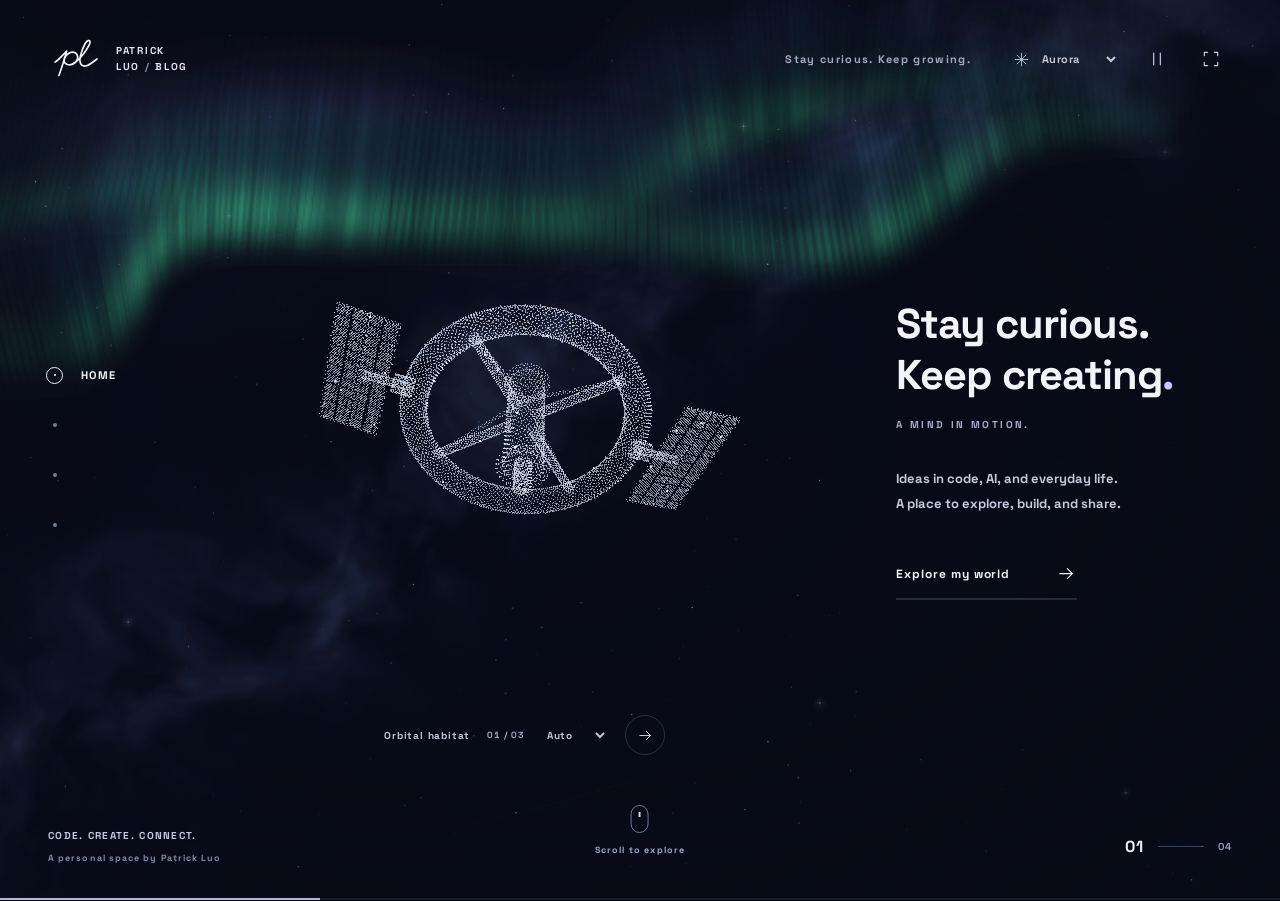
<file: index.html>
<!doctype html>
<html lang="en">
<head>
  <meta charset="utf-8">
  <meta name="viewport" content="width=device-width, initial-scale=1">
  <meta name="theme-color" content="#080b17">
  <meta name="description" content="Patrick Luo’s digital space. Notes on code, AI, and turning ideas into things that work.">
  <title>Patrick Luo · Stay curious</title>
  <link rel="icon" href="assets/favicon.svg?v=pl-signature" type="image/svg+xml" sizes="any">
  <link rel="stylesheet" href="styles.css?v=single-note">
  <script src="aurora.js" defer></script>
  <script src="ambient.js" defer></script>
  <script src="station-forms.js" defer></script>
  <script src="observation-forms.js?v=jupiter-2" defer></script>
  <script src="particles.js?v=jupiter" defer></script>
  <script src="main.js?v=field-notes" defer></script>
</head>
<body class="experience">
  <svg class="symbols" xmlns="http://www.w3.org/2000/svg" aria-hidden="true"><defs>
    <symbol id="arrow" viewBox="0 0 24 24"><path d="M4 12h15m-6-6 6 6-6 6"/></symbol>
    <symbol id="diagonal" viewBox="0 0 24 24"><path d="m6 18 12-12M6 6h12v12"/></symbol>
    <symbol id="pause" viewBox="0 0 24 24"><path d="M8 5v14M16 5v14"/></symbol>
    <symbol id="play" viewBox="0 0 24 24"><path d="m8 5 11 7-11 7Z"/></symbol>
    <symbol id="expand" viewBox="0 0 24 24"><path d="M8 4H4v4m12-4h4v4M4 16v4h4m12-4v4h-4"/></symbol>
    <symbol id="down" viewBox="0 0 24 24"><path d="M12 4v15m-6-6 6 6 6-6"/></symbol>
    <symbol id="spark" viewBox="0 0 24 24"><path d="M12 2v20M2 12h20M5 5l14 14M5 19 19 5"/></symbol>
  </defs></svg>
  <a class="skip-link" href="#chapter-content">Skip to current chapter</a>
  <canvas id="ambient-scene" aria-hidden="true"></canvas>
  <div id="scene-stage" aria-hidden="true"><canvas id="particle-scene"></canvas></div>
  <div class="scene-tools" aria-label="Particle sculpture">
    <span id="form-name">Orbital habitat</span>
    <span id="form-count" aria-label="Form 1 of 3">01 / 03</span>
    <label class="transition-control" title="Choose a particle transition">
      <span class="sr-only">Particle transition</span>
      <select id="transition-mode">
        <option value="auto">Auto</option>
        <option value="fluid">Hex</option>
        <option value="net">Net</option>
        <option value="orbit">Orbit</option>
      </select>
    </label>
    <button id="next-form" type="button" aria-label="Next particle form" title="Next form · changes automatically every minute"><svg class="icon"><use href="#arrow"/></svg></button>
  </div>
  <div class="atmosphere" aria-hidden="true"></div>
  <header class="site-header">
    <a class="brand" href="#home" aria-label="Patrick Luo · Home"><img class="brand-signature" src="assets/pl-signature.svg" width="56" height="44" alt=""><span class="brand-word">PATRICK<br>LUO<span class="brand-slash"> / </span>BLOG</span></a>
    <div class="header-actions">
      <span class="header-note">Stay curious. Keep growing.</span>
      <label class="sky-control" title="Choose a sky atmosphere">
        <svg class="icon" aria-hidden="true"><use href="#spark"/></svg>
        <span class="sr-only">Sky atmosphere</span>
        <select id="sky-mode" aria-label="Sky atmosphere">
          <option value="stars">Stars</option>
          <option value="meteors">Meteors</option>
          <option value="aurora" selected>Aurora</option>
        </select>
      </label>
      <button class="icon-button" id="motion-toggle" type="button" aria-label="Pause animation" aria-pressed="false" title="Pause animation"><svg class="icon"><use href="#pause"/></svg></button>
      <button class="icon-button" id="fullscreen-toggle" type="button" aria-label="Enter fullscreen" title="Enter fullscreen"><svg class="icon"><use href="#expand"/></svg></button>
    </div>
  </header>
  <nav class="chapter-nav" aria-label="Chapter navigation">
    <a href="#home" class="chapter-dot is-active" aria-label="Home" aria-current="page" data-chapter="0"><span class="dot"></span><span class="nav-label">HOME</span></a>
    <a href="#writing" class="chapter-dot" aria-label="Journal" data-chapter="1"><span class="dot"></span><span class="nav-label">JOURNAL</span></a>
    <a href="#projects" class="chapter-dot" aria-label="Projects" data-chapter="2"><span class="dot"></span><span class="nav-label">PROJECTS</span></a>
    <a href="#about" class="chapter-dot" aria-label="About" data-chapter="3"><span class="dot"></span><span class="nav-label">ABOUT</span></a>
  </nav>
  <main id="chapter-content" tabindex="-1">
    <section class="chapter is-active" id="home" aria-labelledby="home-title">
      <div tabindex="0" role="region" class="chapter-copy home-copy" aria-label="Introduction">
        <h1 id="home-title">Stay curious.<br>Keep creating<span class="title-period">.</span></h1>
        <p class="chapter-english">A MIND IN MOTION.</p>
        <p class="intro">Ideas in code, AI, and everyday life.<br>A place to explore, build, and share.</p>
        <a class="line-link" href="#writing">Explore my world <svg class="icon"><use href="#arrow"/></svg></a>
      </div>
      <div class="scene-caption" aria-hidden="true"><span class="caption-line"></span><span>There is more than one shape to an idea.</span></div>
    </section>
    <section class="chapter" id="writing" aria-labelledby="writing-title" hidden>
      <div tabindex="0" role="region" class="chapter-copy journal-copy" aria-label="Journal articles">
        <h2 id="writing-title">Field notes<span class="title-period">.</span></h2>
        <p class="journal-deck">On building, learning, <br>and figuring things out.</p>
        <div class="field-notes">
          <a class="featured-note" href="article.html?post=tablesync-sync" aria-label="Read draft outline: Keeping TableSync in sync.">
            <h3>Keeping TableSync in sync.</h3>
            <p>Rooms, votes, and the decisions behind a shared meal.</p>
            <span class="note-footer"><span>TableSync · Build notes</span><span class="note-action">Read outline<svg class="icon" aria-hidden="true"><use href="#diagonal"/></svg></span></span>
          </a>
          <p class="journal-status">Draft preview · Full article to come.</p>
        </div>
      </div>
      <div class="scene-caption" aria-hidden="true"><span class="caption-line"></span><span>Observe. Question. Make a note.</span></div>
    </section>
    <section class="chapter" id="projects" aria-labelledby="projects-title" hidden>
      <div tabindex="0" role="region" class="chapter-copy projects-copy" aria-label="Project details">
        <h2 id="projects-title">Ideas, <br>made real.</h2>
        <p class="chapter-english">BUILD. LEARN. REPEAT.</p>
        <div class="project-list">
          <details open><summary><span>TableSync<small>Planning × Togetherness</small></span><span class="detail-mark" aria-hidden="true"></span></summary><div class="project-body"><p>Dietary preferences, menu voting, and shared shopping tasks. Less coordination, more time around the table.</p><div class="project-links"><a href="https://table-sync.app/" target="_blank" rel="noopener">table-sync.app<svg class="icon" aria-hidden="true"><use href="#diagonal"/></svg></a><a href="tablesync.html">Explore the architecture<svg class="icon" aria-hidden="true"><use href="#diagonal"/></svg></a></div></div></details>
          <details><summary><span>CaseCraft<small>AI × Legal reasoning</small></span><span class="detail-mark" aria-hidden="true"></span></summary><div class="project-body"><p>A legal reasoning platform for law students, connecting live transcription, role selection, and AI-assisted argument building.</p></div></details>
          <details><summary><span>GoodHub<small>Community × Volunteering</small></span><span class="detail-mark" aria-hidden="true"></span></summary><div class="project-body"><p>Connecting volunteers with opportunities through event sign-ups, team challenges, and community discussions.</p></div></details>
        </div>
      </div>
      <div class="scene-caption" aria-hidden="true"><span class="caption-line"></span><span>Every possibility begins with a point.</span></div>
    </section>
    <section class="chapter" id="about" aria-labelledby="about-title" hidden>
      <div tabindex="0" role="region" class="chapter-copy about-copy" aria-label="About Patrick">
        <h2 id="about-title">Always <br>exploring.</h2>
        <p class="chapter-english">ALWAYS A WORK IN PROGRESS.</p>
        <p class="about-intro">Hi, I’m <strong>Patrick Luo.</strong></p>
        <p class="intro">I study computer science and mathematics in New York. I like software, AI, and turning complex problems into useful things.</p>
        <p class="education">Hunter College, CUNY<span>CS + Mathematics · 2027</span></p>
        <a class="line-link" href="mailto:patrick.jf.luo@gmail.com">Let’s make something <svg class="icon"><use href="#diagonal"/></svg></a>
        <div class="social-links"><a href="https://github.com/pljf" target="_blank" rel="noopener">GitHub<svg class="icon"><use href="#diagonal"/></svg></a><a href="https://www.linkedin.com/in/patrick-luo-540394292/" target="_blank" rel="noopener">LinkedIn<svg class="icon"><use href="#diagonal"/></svg></a></div>
      </div>
      <div class="scene-caption" aria-hidden="true"><span class="caption-line"></span><span>Stay connected. Keep looking outward.</span></div>
    </section>
  </main>
  <footer class="site-footer">
    <div class="footer-signature">CODE. CREATE. CONNECT.<span>A personal space by Patrick Luo</span></div>
    <button id="next-chapter" type="button" class="next-chapter"><span class="mouse-mark" aria-hidden="true"><i></i></span><span id="next-label">Scroll to explore</span><svg class="icon"><use href="#down"/></svg></button>
    <div class="chapter-count"><span id="chapter-number">01</span><span class="count-rule"></span><span>04</span></div>
  </footer>
  <div class="chapter-progress" aria-hidden="true"><span id="chapter-progress"></span></div>
  <div id="announcement" class="sr-only" role="status" aria-live="polite"></div>
  <noscript><style>.chapter[hidden]{display:block!important}.chapter{position:relative;min-height:100vh}.chapter-copy{position:relative;left:auto;top:auto;margin:160px 10% 100px}.experience{overflow:auto}.site-footer,.chapter-nav{display:none}</style></noscript>
</body>
</html>
</file>
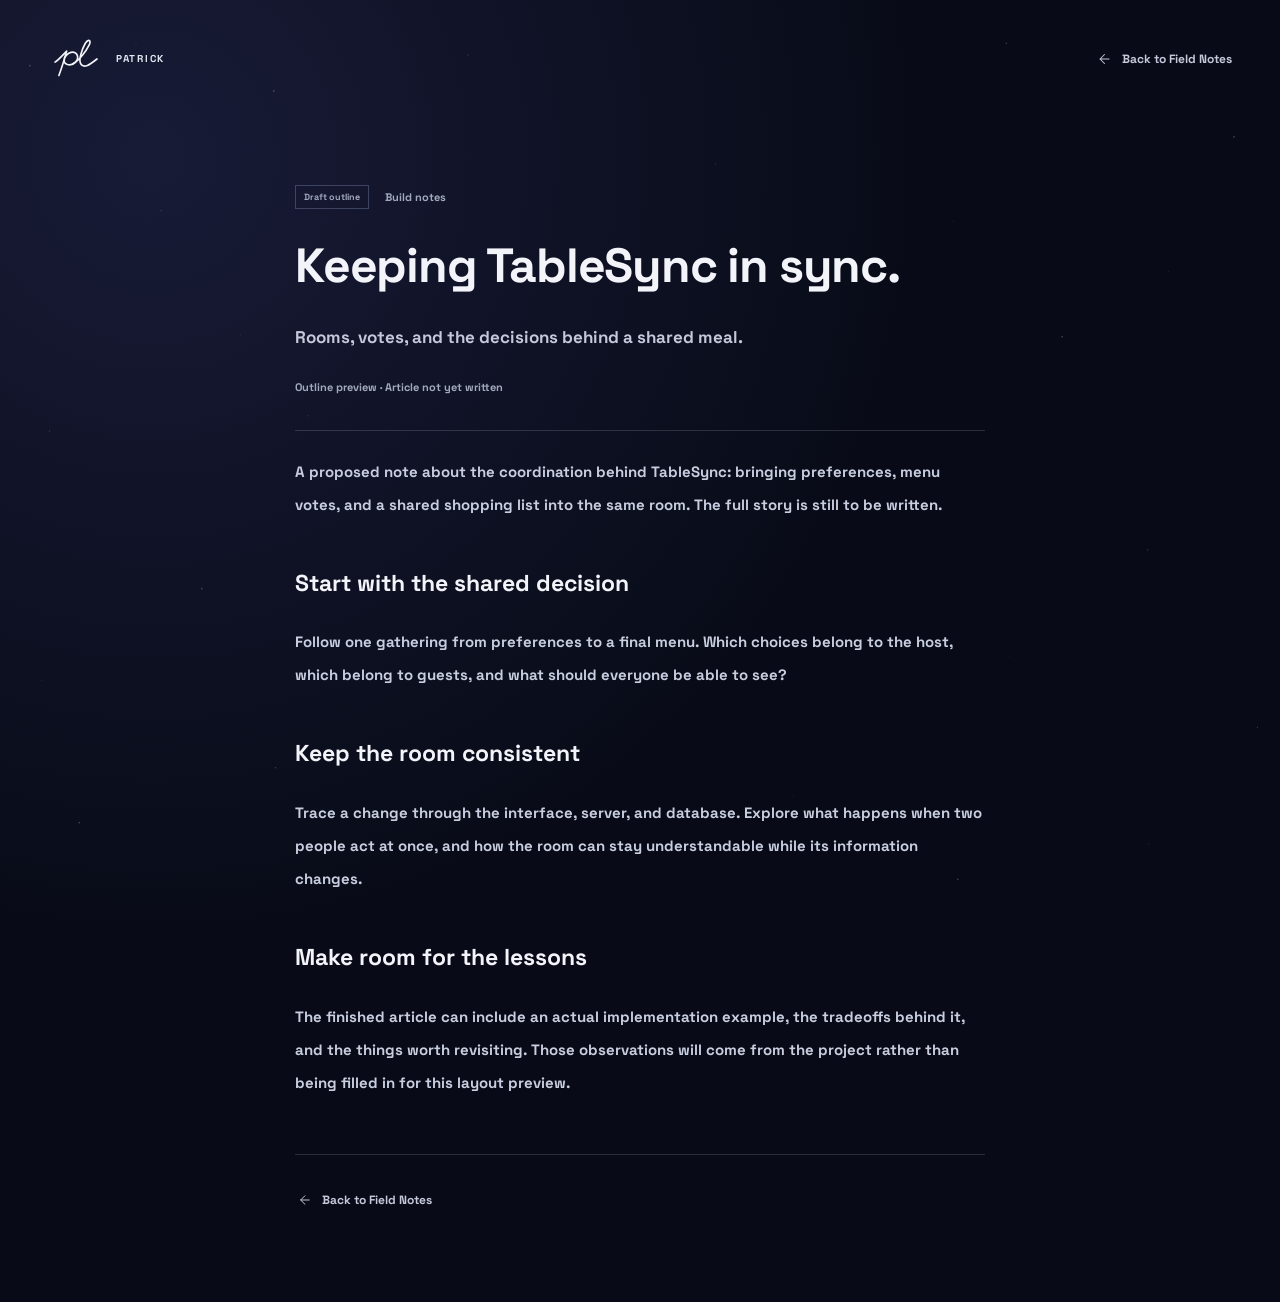
<file: article.html>
<!doctype html>
<html lang="en">
<head>
  <meta charset="utf-8">
  <meta name="viewport" content="width=device-width, initial-scale=1">
  <meta name="theme-color" content="#080b17">
  <meta name="description" content="Field Notes: draft outlines and sample essays for the local blog preview. Not published posts.">
  <title>Field Notes · Patrick Luo</title>
  <link rel="icon" href="assets/favicon.svg?v=pl-signature" type="image/svg+xml" sizes="any">
  <link rel="stylesheet" href="styles.css?v=single-note">
  <script src="article.js?v=single-note" defer></script>
</head>
<body class="reading-page">
  <div class="read-progress" id="read-progress" role="progressbar" aria-label="Reading progress" aria-valuemin="0" aria-valuemax="100" aria-valuenow="0"></div>
  <header class="site-header">
    <a class="brand" href="index.html" aria-label="Patrick Luo · Blog home"><img class="brand-signature" src="assets/pl-signature.svg" width="56" height="44" alt=""><span class="brand-word">PATRICK</span></a>
    <a class="reader-back" href="index.html#writing"><svg class="icon" viewBox="0 0 24 24" fill="none" stroke="currentColor" stroke-width="1.5" aria-hidden="true"><path d="m10 6 6 6-6 6M16 12H4"/></svg>Back to Field Notes</a>
  </header>
  <main class="reader-shell" id="reader">
    <article aria-labelledby="article-title">
      <div class="reader-meta" id="article-meta"><span class="demo-label">Draft outline</span></div>
      <h1 id="article-title">Make a little time to read.</h1>
      <p class="reader-deck" id="article-deck">Opening a note.</p>
      <p class="reader-author" id="article-author">Outline preview · Article not yet written</p>
      <div class="article-body" id="article-body"></div>
      <div class="reader-end" id="reader-end" hidden>
        <a class="reader-back" href="index.html#writing"><svg class="icon" viewBox="0 0 24 24" fill="none" stroke="currentColor" stroke-width="1.5" aria-hidden="true"><path d="m10 6 6 6-6 6M16 12H4"/></svg>Back to Field Notes</a>
        <a id="next-article">Next note<svg class="icon" viewBox="0 0 24 24" fill="none" stroke="currentColor" stroke-width="1.5" aria-hidden="true"><path d="m10 6 6 6-6 6M16 12H4"/></svg></a>
      </div>
    </article>
    <noscript><p class="reader-status">Enable JavaScript to read these previews, or go <a href="index.html#writing">Back to Field Notes</a>.</p></noscript>
  </main>
</body>
</html>
</file>
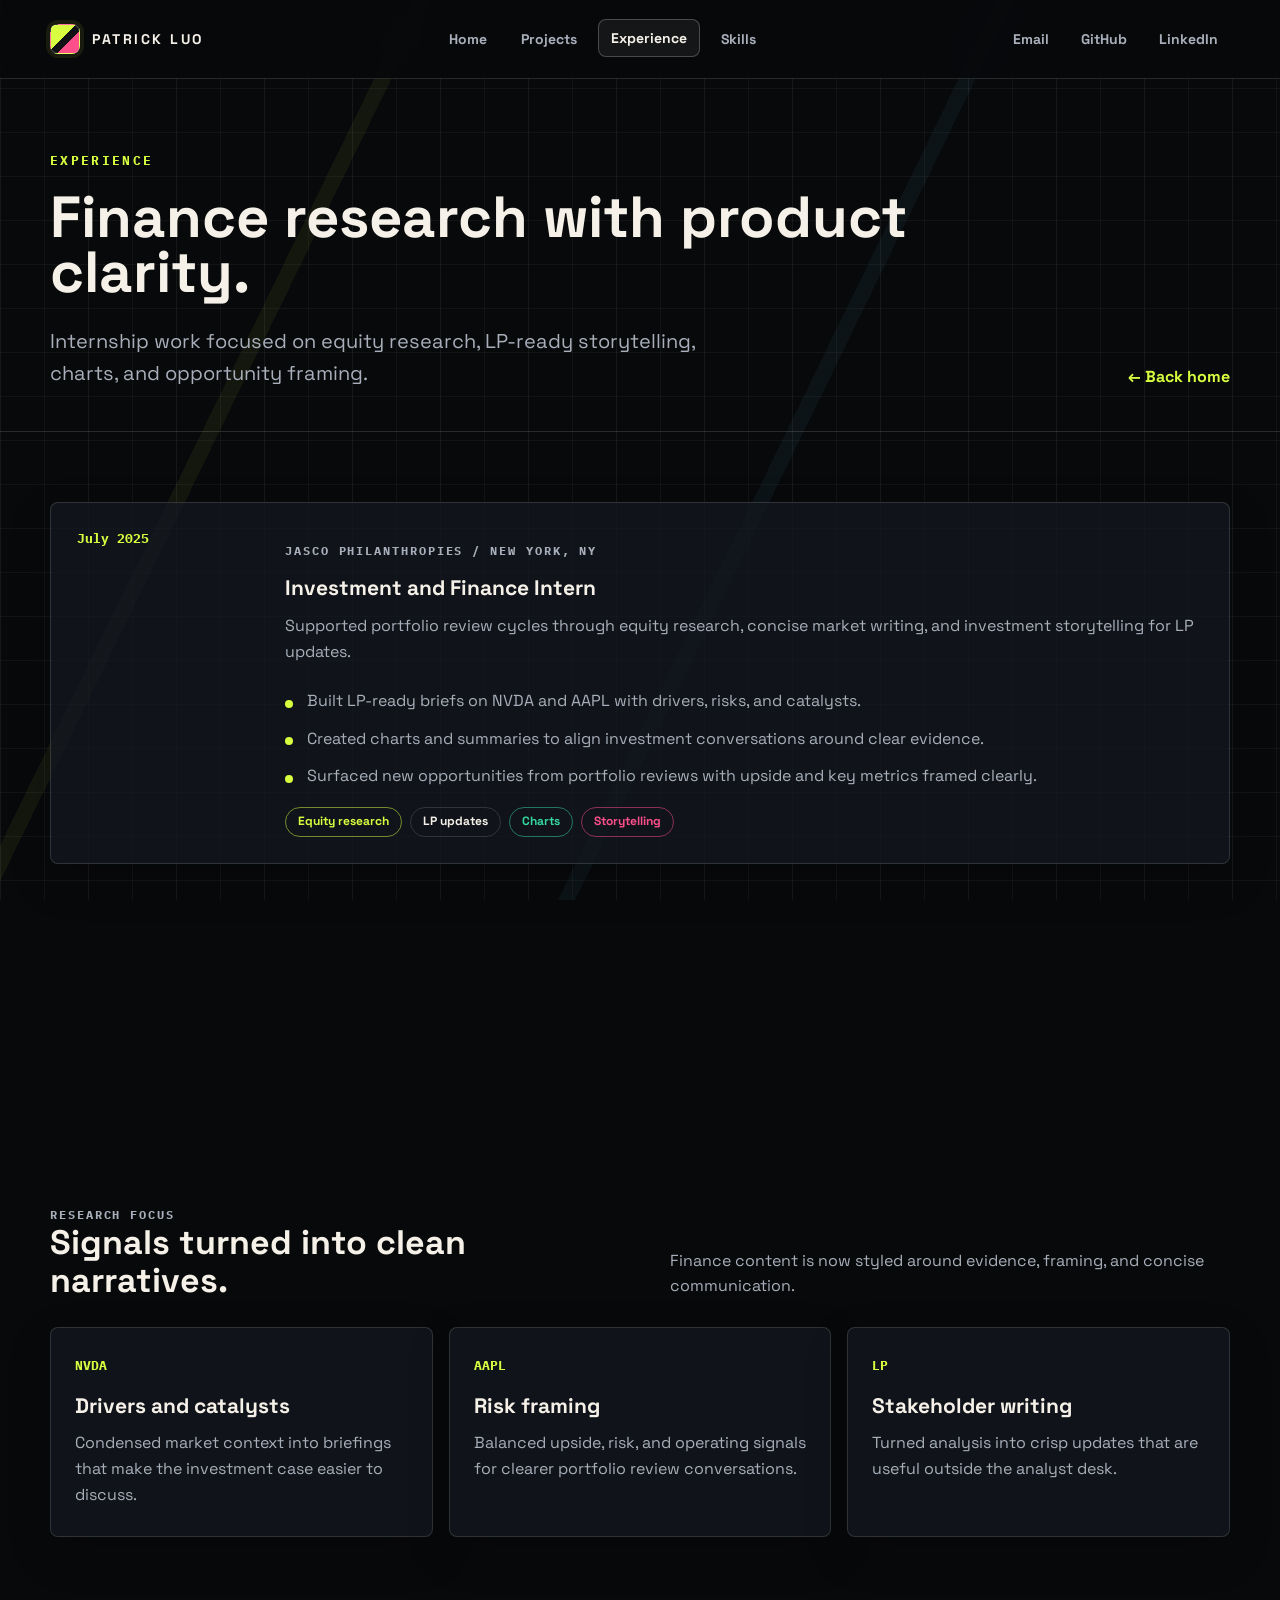
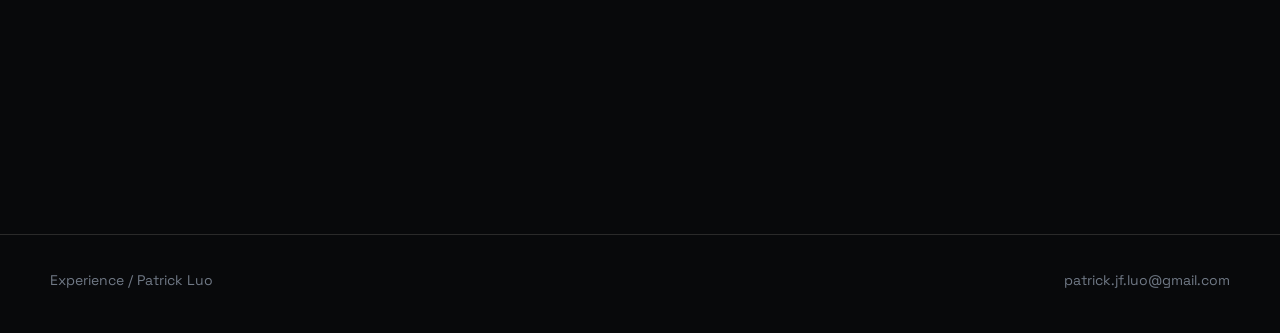
<file: experience.html>
<!DOCTYPE html>
<html lang="en">
  <head>
    <meta charset="UTF-8" />
    <meta name="viewport" content="width=device-width, initial-scale=1.0" />
    <title>Experience | Patrick Luo</title>
  <link rel="icon" href="assets/favicon.svg?v=pl-signature" type="image/svg+xml" sizes="any">
    <meta
      name="description"
      content="Experience for Patrick Luo across investment research, finance analysis, and product communication."
    />
    <link rel="preconnect" href="https://fonts.googleapis.com" />
    <link rel="preconnect" href="https://fonts.gstatic.com" crossorigin />
    <link
      href="https://fonts.googleapis.com/css2?family=IBM+Plex+Mono:wght@400;600;700&family=Space+Grotesk:wght@400;500;600;700;800&display=swap"
      rel="stylesheet"
    />
    <link rel="stylesheet" href="legacy-styles.css" />
  </head>
  <body>
    <header class="site-header">
      <div class="page-shell nav-inner">
        <a class="brand" href="index.html" aria-label="Patrick Luo home">
          <span class="brand-mark" aria-hidden="true"></span>
          <span>Patrick Luo</span>
        </a>
        <nav class="site-nav" aria-label="Primary navigation">
          <a href="index.html">Home</a>
          <a href="projects.html">Projects</a>
          <a href="experience.html" aria-current="page">Experience</a>
          <a href="skills.html">Skills</a>
        </nav>
        <div class="social-links" aria-label="Contact links">
          <a href="mailto:patrick.jf.luo@gmail.com">Email</a>
          <a href="https://github.com/pljf" target="_blank" rel="noreferrer">GitHub</a>
          <a href="https://www.linkedin.com/in/patrick-luo-540394292/" target="_blank" rel="noreferrer">LinkedIn</a>
        </div>
      </div>
    </header>

    <main>
      <section class="page-hero">
        <div class="page-shell page-hero-row">
          <div>
            <p class="eyebrow">Experience</p>
            <h1 class="page-title">Finance research with product clarity.</h1>
            <p class="lead">
              Internship work focused on equity research, LP-ready storytelling, charts, and opportunity framing.
            </p>
          </div>
          <a class="back-link" href="index.html">&larr; Back home</a>
        </div>
      </section>

      <section class="page-shell section">
        <div class="timeline">
          <article class="timeline-item">
            <div class="timeline-date">July 2025</div>
            <div>
              <p class="kicker">Jasco Philanthropies / New York, NY</p>
              <h2>Investment and Finance Intern</h2>
              <p>
                Supported portfolio review cycles through equity research, concise market writing, and investment
                storytelling for LP updates.
              </p>
              <ul class="clean-list">
                <li>Built LP-ready briefs on NVDA and AAPL with drivers, risks, and catalysts.</li>
                <li>Created charts and summaries to align investment conversations around clear evidence.</li>
                <li>Surfaced new opportunities from portfolio reviews with upside and key metrics framed clearly.</li>
              </ul>
              <div class="meta-row" aria-label="Experience focus areas">
                <span class="pill acid">Equity research</span>
                <span class="pill">LP updates</span>
                <span class="pill mint">Charts</span>
                <span class="pill rose">Storytelling</span>
              </div>
            </div>
          </article>
        </div>
      </section>

      <section class="page-shell section compact">
        <div class="section-header">
          <div>
            <p class="kicker">Research focus</p>
            <h2>Signals turned into clean narratives.</h2>
          </div>
          <p>Finance content is now styled around evidence, framing, and concise communication.</p>
        </div>
        <div class="focus-grid">
          <article class="focus-card">
            <span class="card-index">NVDA</span>
            <h3>Drivers and catalysts</h3>
            <p>Condensed market context into briefings that make the investment case easier to discuss.</p>
          </article>
          <article class="focus-card">
            <span class="card-index">AAPL</span>
            <h3>Risk framing</h3>
            <p>Balanced upside, risk, and operating signals for clearer portfolio review conversations.</p>
          </article>
          <article class="focus-card">
            <span class="card-index">LP</span>
            <h3>Stakeholder writing</h3>
            <p>Turned analysis into crisp updates that are useful outside the analyst desk.</p>
          </article>
        </div>
      </section>
    </main>

    <footer class="site-footer">
      <div class="page-shell footer-inner">
        <span>Experience / Patrick Luo</span>
        <a href="mailto:patrick.jf.luo@gmail.com">patrick.jf.luo@gmail.com</a>
      </div>
    </footer>
  </body>
</html>
</file>
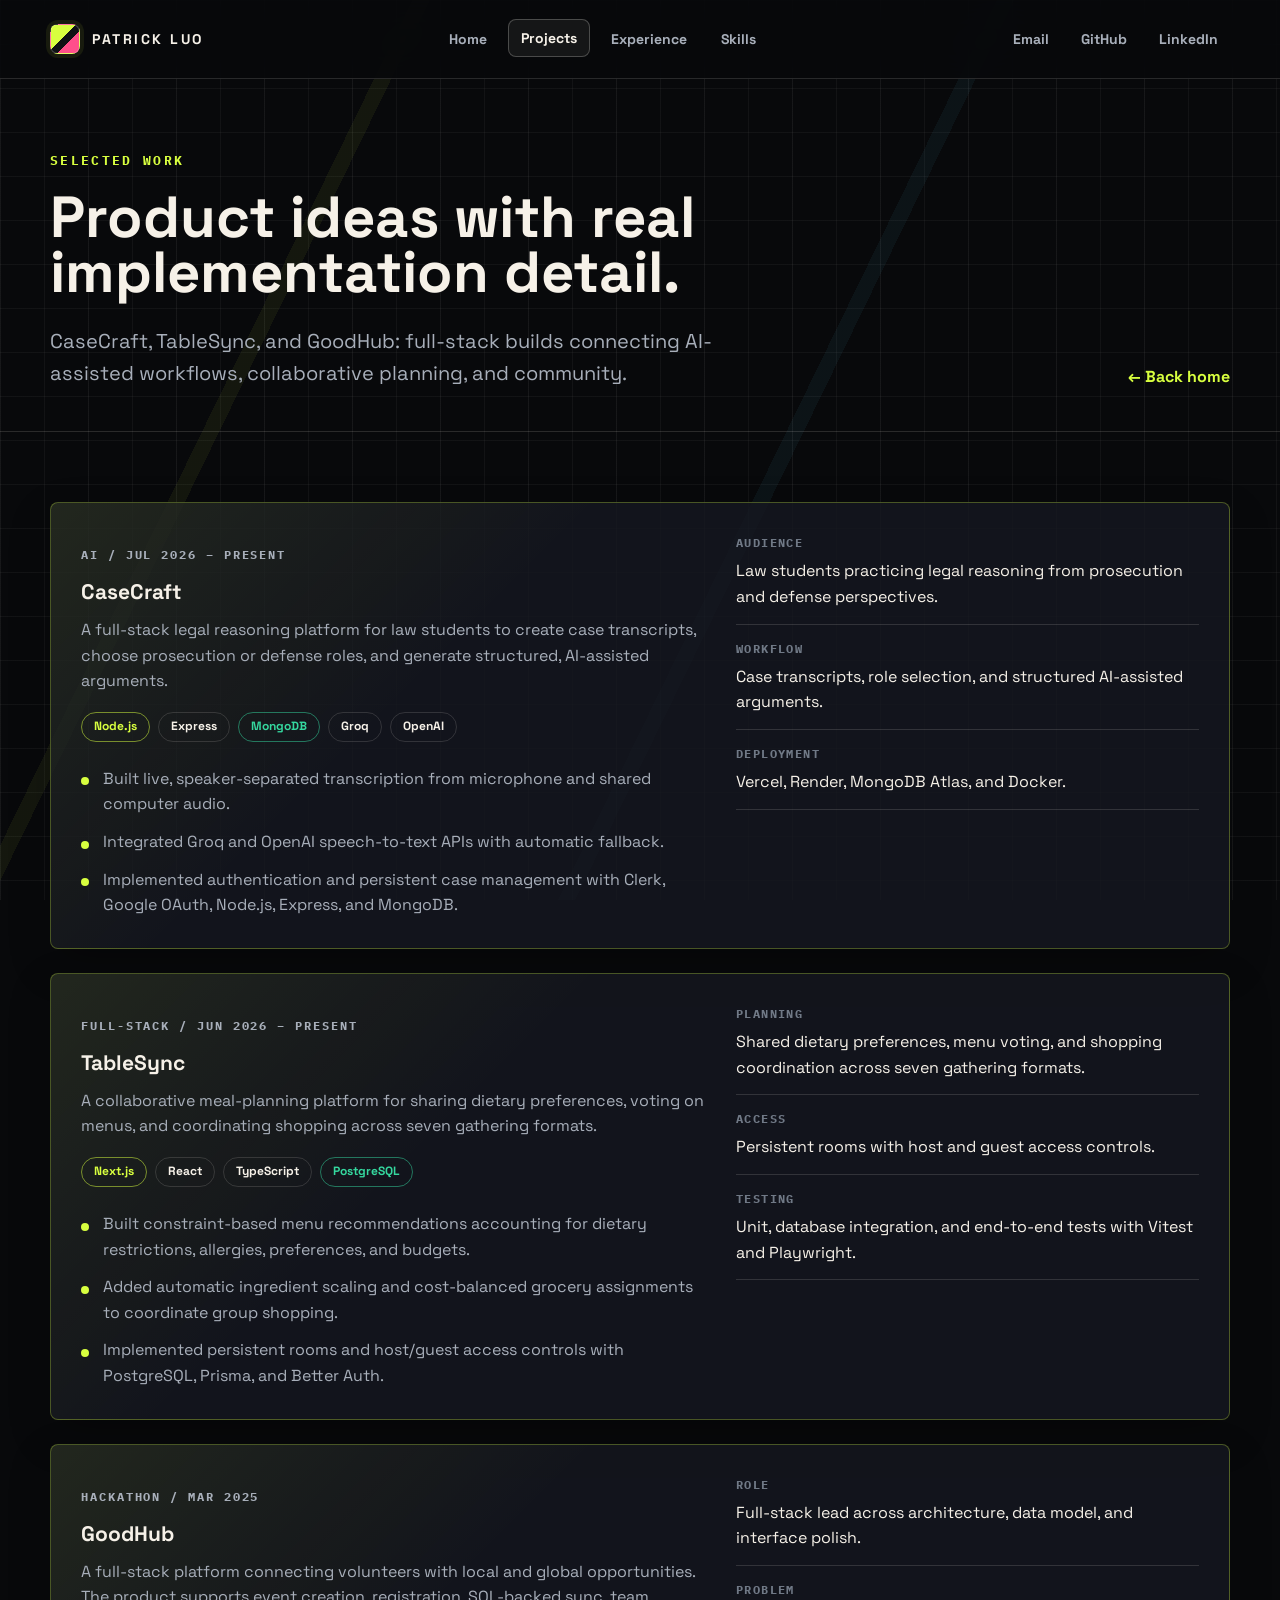
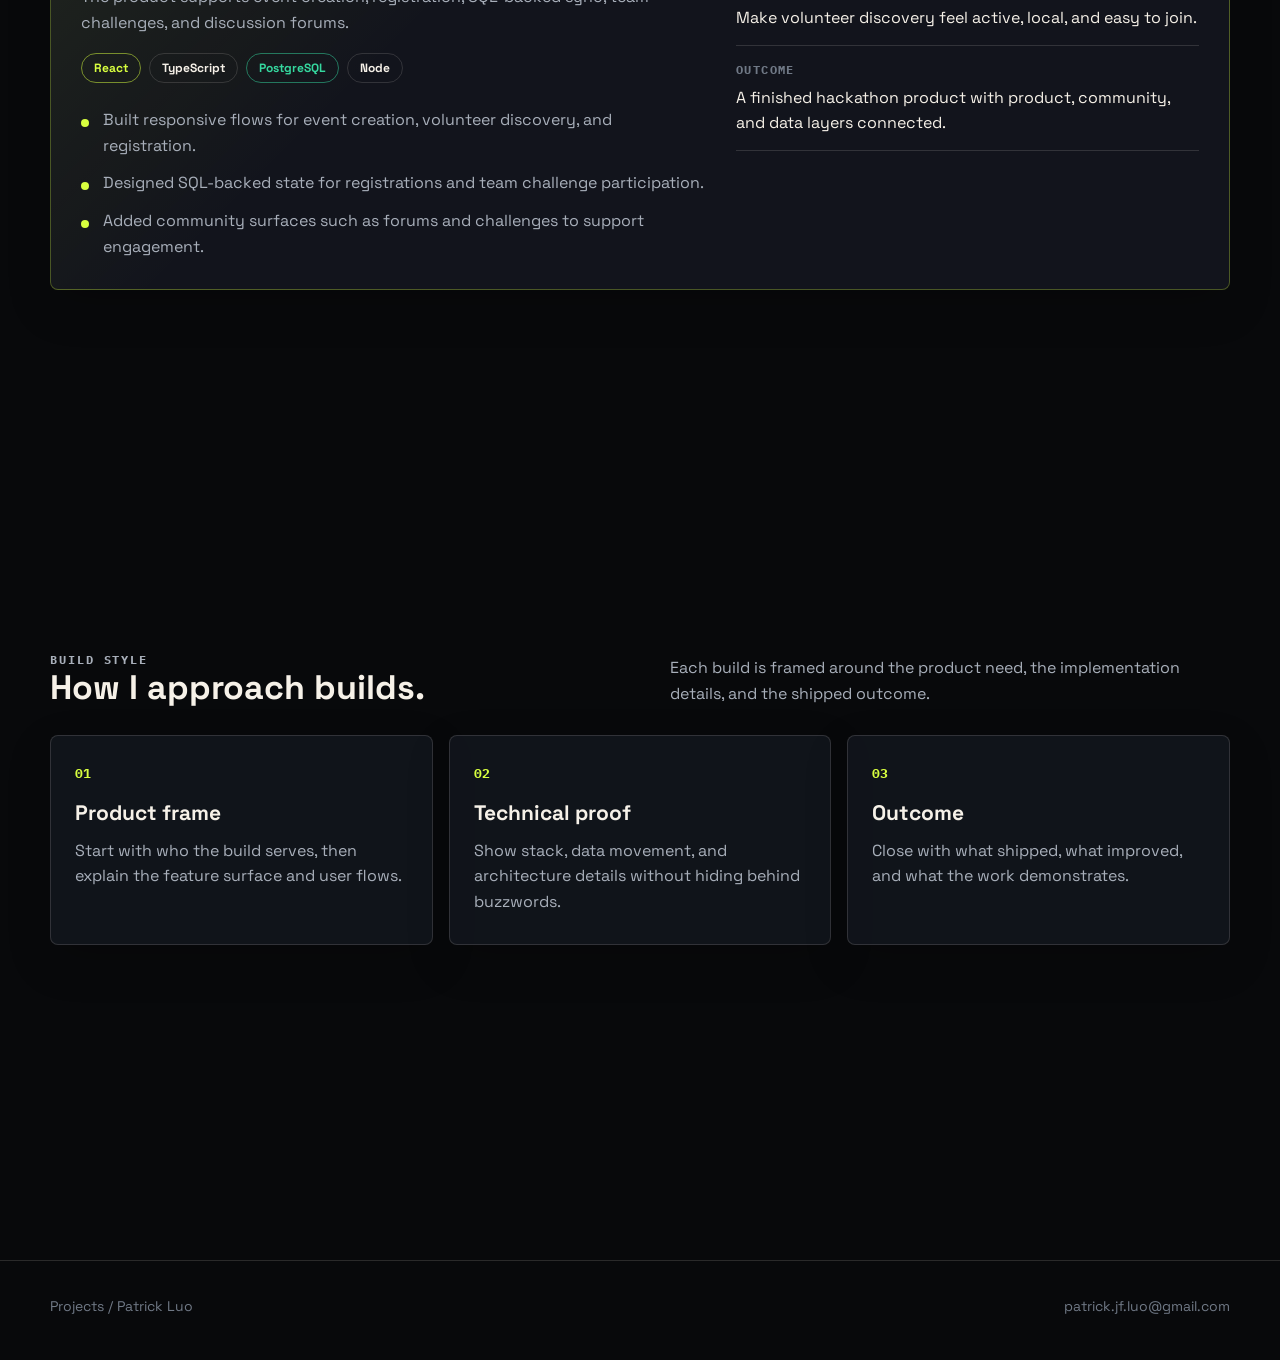
<file: projects.html>
<!DOCTYPE html>
<html lang="en">
  <head>
    <meta charset="UTF-8" />
    <meta name="viewport" content="width=device-width, initial-scale=1.0" />
    <title>Projects | Patrick Luo</title>
  <link rel="icon" href="assets/favicon.svg?v=pl-signature" type="image/svg+xml" sizes="any">
    <meta
      name="description"
      content="Explore Patrick Luo's projects: CaseCraft for AI-assisted legal reasoning, TableSync for collaborative meal planning, and GoodHub for volunteer coordination."
    />
    <link rel="preconnect" href="https://fonts.googleapis.com" />
    <link rel="preconnect" href="https://fonts.gstatic.com" crossorigin />
    <link
      href="https://fonts.googleapis.com/css2?family=IBM+Plex+Mono:wght@400;600;700&family=Space+Grotesk:wght@400;500;600;700;800&display=swap"
      rel="stylesheet"
    />
    <link rel="stylesheet" href="legacy-styles.css?v=20260911-projects" />
  </head>
  <body>
    <header class="site-header">
      <div class="page-shell nav-inner">
        <a class="brand" href="index.html" aria-label="Patrick Luo home">
          <span class="brand-mark" aria-hidden="true"></span>
          <span>Patrick Luo</span>
        </a>
        <nav class="site-nav" aria-label="Primary navigation">
          <a href="index.html">Home</a>
          <a href="projects.html" aria-current="page">Projects</a>
          <a href="experience.html">Experience</a>
          <a href="skills.html">Skills</a>
        </nav>
        <div class="social-links" aria-label="Contact links">
          <a href="mailto:patrick.jf.luo@gmail.com">Email</a>
          <a href="https://github.com/pljf" target="_blank" rel="noreferrer">GitHub</a>
          <a href="https://www.linkedin.com/in/patrick-luo-540394292/" target="_blank" rel="noreferrer">LinkedIn</a>
        </div>
      </div>
    </header>

    <main>
      <section class="page-hero">
        <div class="page-shell page-hero-row">
          <div>
            <p class="eyebrow">Selected work</p>
            <h1 class="page-title">Product ideas with real implementation detail.</h1>
            <p class="lead">CaseCraft, TableSync, and GoodHub: full-stack builds connecting AI-assisted workflows, collaborative planning, and community.</p>
          </div>
          <a class="back-link" href="index.html">&larr; Back home</a>
        </div>
      </section>

      <section class="page-shell section project-list" aria-label="Selected projects">
        <article class="work-card featured" id="casecraft" aria-labelledby="casecraft-title">
          <div>
            <p class="kicker">AI / Jul 2026 &ndash; Present</p>
            <h2 id="casecraft-title">CaseCraft</h2>
            <p>
              A full-stack legal reasoning platform for law students to create case transcripts, choose prosecution
              or defense roles, and generate structured, AI-assisted arguments.
            </p>
            <div class="meta-row" aria-label="CaseCraft stack">
              <span class="pill acid">Node.js</span>
              <span class="pill">Express</span>
              <span class="pill mint">MongoDB</span>
              <span class="pill">Groq</span>
              <span class="pill">OpenAI</span>
            </div>
            <ul class="clean-list">
              <li>Built live, speaker-separated transcription from microphone and shared computer audio.</li>
              <li>Integrated Groq and OpenAI speech-to-text APIs with automatic fallback.</li>
              <li>Implemented authentication and persistent case management with Clerk, Google OAuth, Node.js, Express, and MongoDB.</li>
            </ul>
          </div>
          <dl class="spec-table">
            <div>
              <dt>Audience</dt>
              <dd>Law students practicing legal reasoning from prosecution and defense perspectives.</dd>
            </div>
            <div>
              <dt>Workflow</dt>
              <dd>Case transcripts, role selection, and structured AI-assisted arguments.</dd>
            </div>
            <div>
              <dt>Deployment</dt>
              <dd>Vercel, Render, MongoDB Atlas, and Docker.</dd>
            </div>
          </dl>
        </article>

        <article class="work-card featured" id="tablesync" aria-labelledby="tablesync-title">
          <div>
            <p class="kicker">Full-stack / Jun 2026 &ndash; Present</p>
            <h2 id="tablesync-title">TableSync</h2>
            <p>
              A collaborative meal-planning platform for sharing dietary preferences, voting on menus, and coordinating
              shopping across seven gathering formats.
            </p>
            <div class="meta-row" aria-label="TableSync stack">
              <span class="pill acid">Next.js</span>
              <span class="pill">React</span>
              <span class="pill">TypeScript</span>
              <span class="pill mint">PostgreSQL</span>
            </div>
            <ul class="clean-list">
              <li>Built constraint-based menu recommendations accounting for dietary restrictions, allergies, preferences, and budgets.</li>
              <li>Added automatic ingredient scaling and cost-balanced grocery assignments to coordinate group shopping.</li>
              <li>Implemented persistent rooms and host/guest access controls with PostgreSQL, Prisma, and Better Auth.</li>
            </ul>
          </div>
          <dl class="spec-table">
            <div>
              <dt>Planning</dt>
              <dd>Shared dietary preferences, menu voting, and shopping coordination across seven gathering formats.</dd>
            </div>
            <div>
              <dt>Access</dt>
              <dd>Persistent rooms with host and guest access controls.</dd>
            </div>
            <div>
              <dt>Testing</dt>
              <dd>Unit, database integration, and end-to-end tests with Vitest and Playwright.</dd>
            </div>
          </dl>
        </article>

        <article class="work-card featured" id="goodhub" aria-labelledby="goodhub-title">
          <div>
            <p class="kicker">Hackathon / Mar 2025</p>
            <h2 id="goodhub-title">GoodHub</h2>
            <p>
              A full-stack platform connecting volunteers with local and global opportunities. The product supports event
              creation, registration, SQL-backed sync, team challenges, and discussion forums.
            </p>
            <div class="meta-row" aria-label="Project stack">
              <span class="pill acid">React</span>
              <span class="pill">TypeScript</span>
              <span class="pill mint">PostgreSQL</span>
              <span class="pill">Node</span>
            </div>
            <ul class="clean-list">
              <li>Built responsive flows for event creation, volunteer discovery, and registration.</li>
              <li>Designed SQL-backed state for registrations and team challenge participation.</li>
              <li>Added community surfaces such as forums and challenges to support engagement.</li>
            </ul>
          </div>
          <dl class="spec-table">
            <div>
              <dt>Role</dt>
              <dd>Full-stack lead across architecture, data model, and interface polish.</dd>
            </div>
            <div>
              <dt>Problem</dt>
              <dd>Make volunteer discovery feel active, local, and easy to join.</dd>
            </div>
            <div>
              <dt>Outcome</dt>
              <dd>A finished hackathon product with product, community, and data layers connected.</dd>
            </div>
          </dl>
        </article>
      </section>

      <section class="page-shell section compact">
        <div class="section-header">
          <div>
            <p class="kicker">Build style</p>
            <h2>How I approach builds.</h2>
          </div>
          <p>Each build is framed around the product need, the implementation details, and the shipped outcome.</p>
        </div>
        <div class="process-grid">
          <article class="process-card">
            <span class="card-index">01</span>
            <h3>Product frame</h3>
            <p>Start with who the build serves, then explain the feature surface and user flows.</p>
          </article>
          <article class="process-card">
            <span class="card-index">02</span>
            <h3>Technical proof</h3>
            <p>Show stack, data movement, and architecture details without hiding behind buzzwords.</p>
          </article>
          <article class="process-card">
            <span class="card-index">03</span>
            <h3>Outcome</h3>
            <p>Close with what shipped, what improved, and what the work demonstrates.</p>
          </article>
        </div>
      </section>
    </main>

    <footer class="site-footer">
      <div class="page-shell footer-inner">
        <span>Projects / Patrick Luo</span>
        <a href="mailto:patrick.jf.luo@gmail.com">patrick.jf.luo@gmail.com</a>
      </div>
    </footer>
  </body>
</html>
</file>
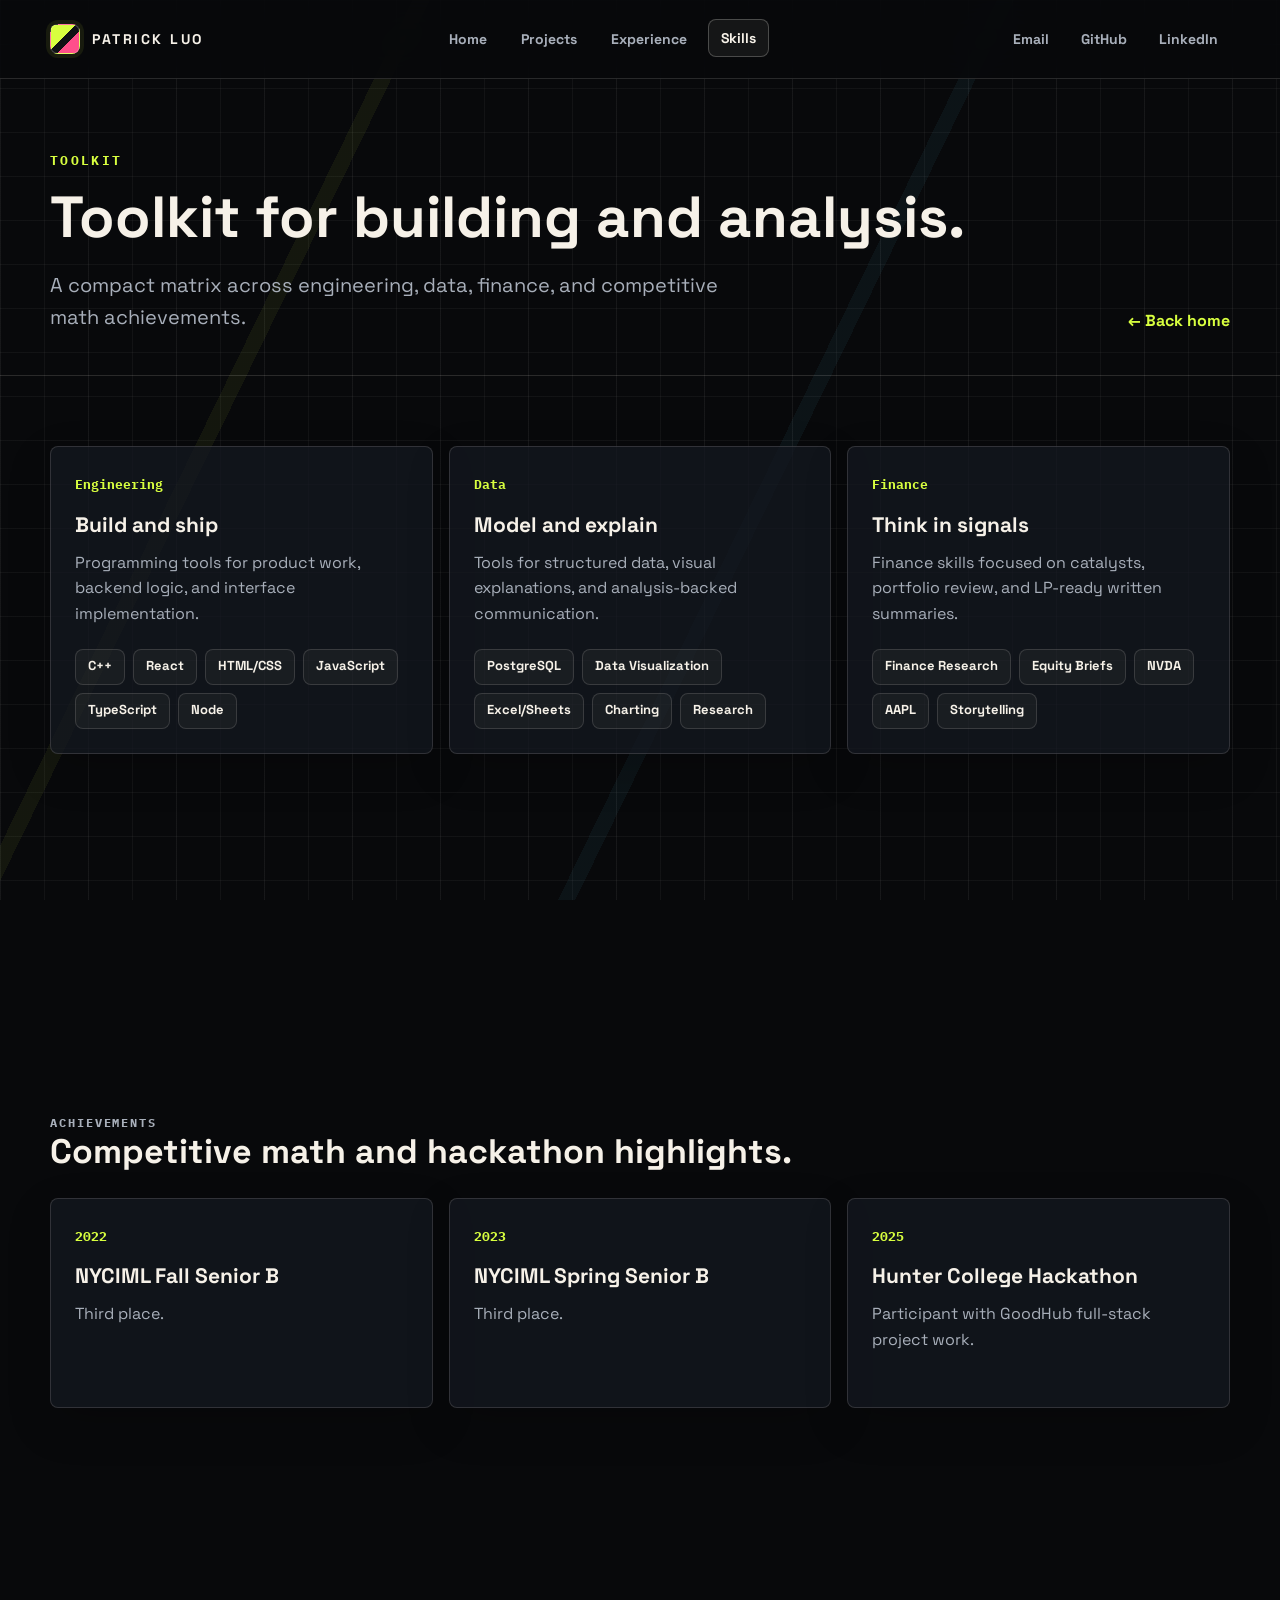
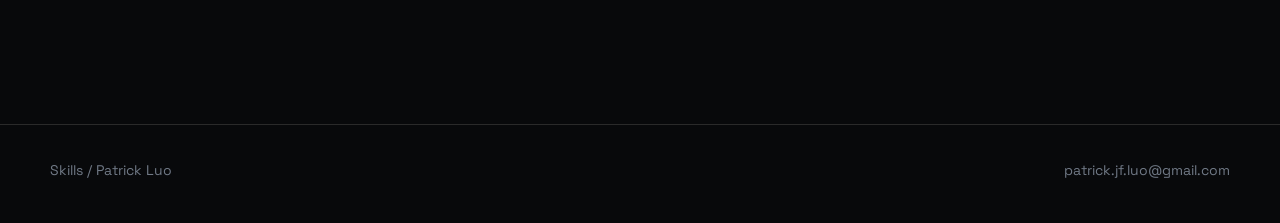
<file: skills.html>
<!DOCTYPE html>
<html lang="en">
  <head>
    <meta charset="UTF-8" />
    <meta name="viewport" content="width=device-width, initial-scale=1.0" />
    <title>Skills | Patrick Luo</title>
  <link rel="icon" href="assets/favicon.svg?v=pl-signature" type="image/svg+xml" sizes="any">
    <meta
      name="description"
      content="Skills and achievements for Patrick Luo across software engineering, data visualization, and finance research."
    />
    <link rel="preconnect" href="https://fonts.googleapis.com" />
    <link rel="preconnect" href="https://fonts.gstatic.com" crossorigin />
    <link
      href="https://fonts.googleapis.com/css2?family=IBM+Plex+Mono:wght@400;600;700&family=Space+Grotesk:wght@400;500;600;700;800&display=swap"
      rel="stylesheet"
    />
    <link rel="stylesheet" href="legacy-styles.css" />
  </head>
  <body>
    <header class="site-header">
      <div class="page-shell nav-inner">
        <a class="brand" href="index.html" aria-label="Patrick Luo home">
          <span class="brand-mark" aria-hidden="true"></span>
          <span>Patrick Luo</span>
        </a>
        <nav class="site-nav" aria-label="Primary navigation">
          <a href="index.html">Home</a>
          <a href="projects.html">Projects</a>
          <a href="experience.html">Experience</a>
          <a href="skills.html" aria-current="page">Skills</a>
        </nav>
        <div class="social-links" aria-label="Contact links">
          <a href="mailto:patrick.jf.luo@gmail.com">Email</a>
          <a href="https://github.com/pljf" target="_blank" rel="noreferrer">GitHub</a>
          <a href="https://www.linkedin.com/in/patrick-luo-540394292/" target="_blank" rel="noreferrer">LinkedIn</a>
        </div>
      </div>
    </header>

    <main>
      <section class="page-hero">
        <div class="page-shell page-hero-row">
          <div>
            <p class="eyebrow">Toolkit</p>
            <h1 class="page-title">Toolkit for building and analysis.</h1>
            <p class="lead">A compact matrix across engineering, data, finance, and competitive math achievements.</p>
          </div>
          <a class="back-link" href="index.html">&larr; Back home</a>
        </div>
      </section>

      <section class="page-shell section">
        <div class="skill-grid">
          <article class="skill-column">
            <span class="card-index">Engineering</span>
            <h2>Build and ship</h2>
            <p>Programming tools for product work, backend logic, and interface implementation.</p>
            <div class="skill-tags">
              <span class="skill-tag">C++</span>
              <span class="skill-tag">React</span>
              <span class="skill-tag">HTML/CSS</span>
              <span class="skill-tag">JavaScript</span>
              <span class="skill-tag">TypeScript</span>
              <span class="skill-tag">Node</span>
            </div>
          </article>
          <article class="skill-column">
            <span class="card-index">Data</span>
            <h2>Model and explain</h2>
            <p>Tools for structured data, visual explanations, and analysis-backed communication.</p>
            <div class="skill-tags">
              <span class="skill-tag">PostgreSQL</span>
              <span class="skill-tag">Data Visualization</span>
              <span class="skill-tag">Excel/Sheets</span>
              <span class="skill-tag">Charting</span>
              <span class="skill-tag">Research</span>
            </div>
          </article>
          <article class="skill-column">
            <span class="card-index">Finance</span>
            <h2>Think in signals</h2>
            <p>Finance skills focused on catalysts, portfolio review, and LP-ready written summaries.</p>
            <div class="skill-tags">
              <span class="skill-tag">Finance Research</span>
              <span class="skill-tag">Equity Briefs</span>
              <span class="skill-tag">NVDA</span>
              <span class="skill-tag">AAPL</span>
              <span class="skill-tag">Storytelling</span>
            </div>
          </article>
        </div>
      </section>

      <section class="page-shell section compact">
        <div class="section-header">
          <div>
            <p class="kicker">Achievements</p>
            <h2>Competitive math and hackathon highlights.</h2>
          </div>
        </div>
        <div class="achievement-grid">
          <article class="achievement-card">
            <span class="card-index">2022</span>
            <h3>NYCIML Fall Senior B</h3>
            <p>Third place.</p>
          </article>
          <article class="achievement-card">
            <span class="card-index">2023</span>
            <h3>NYCIML Spring Senior B</h3>
            <p>Third place.</p>
          </article>
          <article class="achievement-card">
            <span class="card-index">2025</span>
            <h3>Hunter College Hackathon</h3>
            <p>Participant with GoodHub full-stack project work.</p>
          </article>
        </div>
      </section>
    </main>

    <footer class="site-footer">
      <div class="page-shell footer-inner">
        <span>Skills / Patrick Luo</span>
        <a href="mailto:patrick.jf.luo@gmail.com">patrick.jf.luo@gmail.com</a>
      </div>
    </footer>
  </body>
</html>
</file>
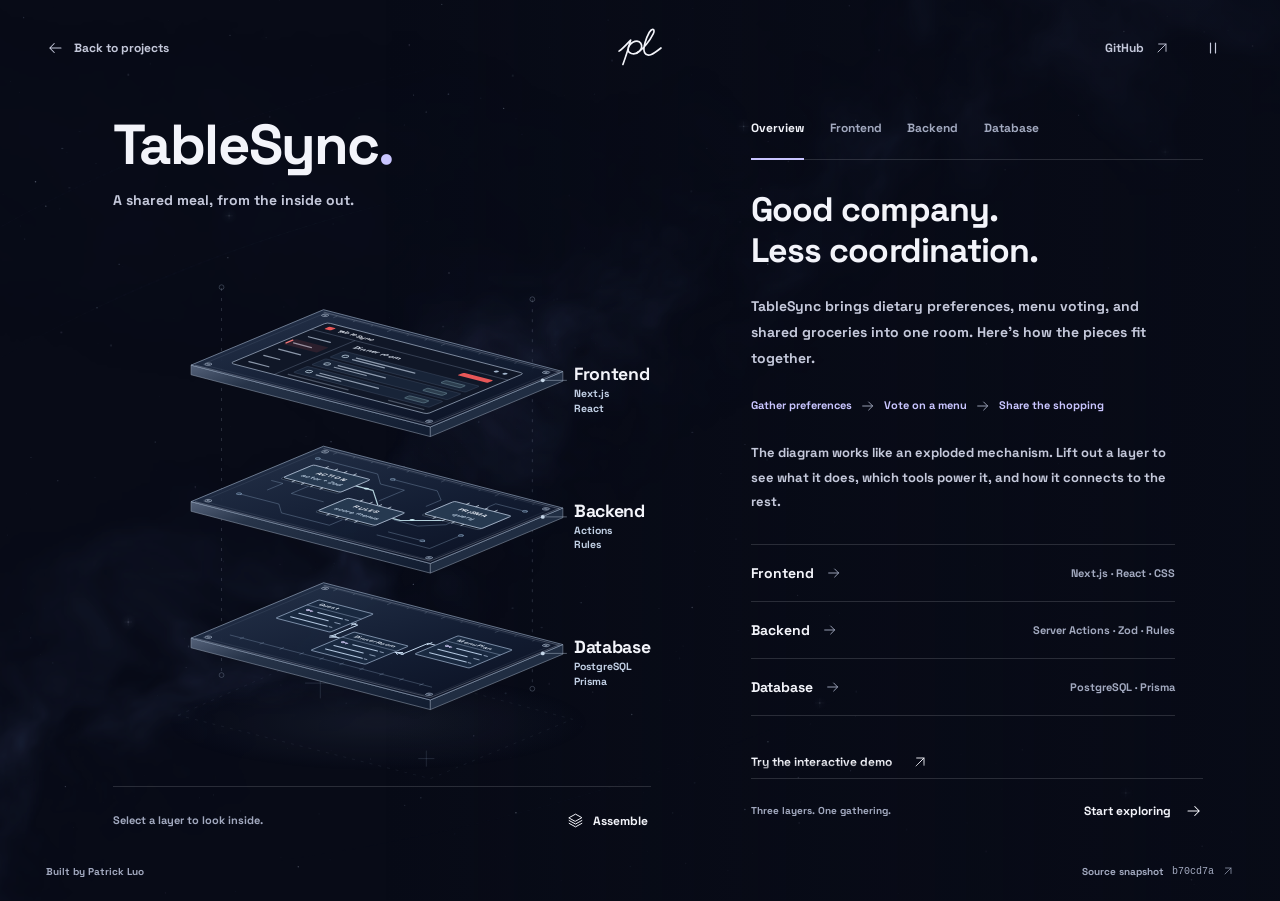
<file: tablesync.html>
<!doctype html>
<html lang="en">
<head>
  <meta charset="utf-8">
  <meta name="viewport" content="width=device-width, initial-scale=1">
  <meta name="theme-color" content="#080b17">
  <meta name="description" content="Take TableSync apart. Explore the frontend, server logic, and database behind a collaborative meal-planning app.">
  <title>Inside TableSync · Patrick Luo</title>
  <link rel="icon" href="assets/favicon.svg?v=pl-signature" type="image/svg+xml" sizes="any">
  <link rel="stylesheet" href="styles.css?v=pl-signature">
  <link rel="stylesheet" href="tablesync.css?v=pl-signature">
  <link rel="stylesheet" href="tablesync-scene.css">
  <script src="aurora.js" defer></script>
  <script src="ambient.js" defer></script>
  <script src="tablesync-scene.js" defer></script>
  <script src="tablesync.js" defer></script>
</head>
<body class="project-lab">
  <a class="skip-link" href="#layer-reader">Skip to the explanation</a>
  <canvas id="ambient-scene" aria-hidden="true"></canvas>
  <div class="lab-shade" aria-hidden="true"></div>
  <svg class="symbols" xmlns="http://www.w3.org/2000/svg" aria-hidden="true"><symbol id="lab-arrow" viewBox="0 0 24 24"><path d="M4 12h15m-6-6 6 6-6 6"/></symbol><symbol id="lab-external" viewBox="0 0 24 24"><path d="M6 18 18 6M7 6h11v11"/></symbol><symbol id="lab-pause" viewBox="0 0 24 24"><path d="M9 6v12M15 6v12"/></symbol><symbol id="lab-play" viewBox="0 0 24 24"><path d="m9 5 10 7-10 7Z"/></symbol><symbol id="lab-layers" viewBox="0 0 24 24"><path d="m3 8 9-5 9 5-9 5Zm0 4 9 5 9-5M3 16l9 5 9-5"/></symbol></svg>
  <header class="lab-header">
    <a class="lab-back" href="index.html#projects"><svg class="icon" aria-hidden="true"><use href="#lab-arrow"/></svg><span>Back to projects</span></a>
    <a class="lab-signature" href="index.html" aria-label="Patrick Luo, home"><img class="brand-signature" src="assets/pl-signature.svg" width="56" height="44" alt=""></a>
    <div class="lab-header-actions">
      <a class="lab-source" href="https://github.com/pljf/TableSync" target="_blank" rel="noopener">GitHub<svg class="icon" aria-hidden="true"><use href="#lab-external"/></svg></a>
      <button id="lab-motion" class="icon-button" aria-label="Pause animation" aria-pressed="false" title="Pause animation"><svg class="icon" aria-hidden="true"><use href="#lab-pause"/></svg></button>
    </div>
  </header>
  <main class="lab-workspace">
    <section class="lab-visual" aria-labelledby="project-title">
      <div class="lab-intro">
        <h1 id="project-title">TableSync<span>.</span></h1>
        <p>A shared meal, from the inside out.</p>
      </div>
      <div class="lab-object">
        <div id="architecture-scene" aria-label="Interactive three-layer architecture diagram"></div>
        <noscript><p class="lab-noscript">The interactive diagram needs JavaScript. Read the project overview or <a href="https://github.com/pljf/TableSync">explore the source on GitHub</a>.</p></noscript>
      </div>
      <div class="lab-scene-tools">
        <p id="scene-hint">Select a layer to look inside.</p>
        <button class="assembly-toggle" id="assembly-toggle" aria-pressed="true"><svg class="icon" aria-hidden="true"><use href="#lab-layers"/></svg><span>Assemble</span></button>
      </div>
    </section>
    <section class="lab-reader" id="layer-reader" aria-label="Architecture explanation" tabindex="-1">
      <div class="layer-tabs" role="tablist" aria-label="Explore the architecture">
        <button id="tab-overview" role="tab" aria-controls="panel-overview" aria-selected="true" tabindex="0" data-layer="overview">Overview</button>
        <button id="tab-frontend" role="tab" aria-controls="panel-frontend" aria-selected="false" tabindex="-1" data-layer="frontend">Frontend</button>
        <button id="tab-backend" role="tab" aria-controls="panel-backend" aria-selected="false" tabindex="-1" data-layer="backend">Backend</button>
        <button id="tab-database" role="tab" aria-controls="panel-database" aria-selected="false" tabindex="-1" data-layer="database">Database</button>
      </div>
      <div class="layer-pages" id="layer-pages">
        <article class="layer-panel" id="panel-overview" role="tabpanel" aria-labelledby="tab-overview" tabindex="0">
          <h2>Good company.<br>Less coordination.</h2>
          <p class="layer-lead">TableSync brings dietary preferences, menu voting, and shared groceries into one room. Here’s how the pieces fit together.</p>
          <div class="overview-flow" aria-label="The gathering workflow"><span>Gather preferences</span><svg class="icon" aria-hidden="true"><use href="#lab-arrow"/></svg><span>Vote on a menu</span><svg class="icon" aria-hidden="true"><use href="#lab-arrow"/></svg><span>Share the shopping</span></div>
          <p class="layer-copy">The diagram works like an exploded mechanism. Lift out a layer to see what it does, which tools power it, and how it connects to the rest.</p>
          <dl class="layer-index">
            <div><dt><button data-open-layer="frontend"><span>Frontend</span><svg class="icon" aria-hidden="true"><use href="#lab-arrow"/></svg></button></dt><dd>Next.js · React · CSS</dd></div>
            <div><dt><button data-open-layer="backend"><span>Backend</span><svg class="icon" aria-hidden="true"><use href="#lab-arrow"/></svg></button></dt><dd>Server Actions · Zod · Rules</dd></div>
            <div><dt><button data-open-layer="database"><span>Database</span><svg class="icon" aria-hidden="true"><use href="#lab-arrow"/></svg></button></dt><dd>PostgreSQL · Prisma</dd></div>
          </dl>
          <a class="lab-demo-link" href="https://tablesync-staging.vercel.app/preview" target="_blank" rel="noopener">Try the interactive demo<svg class="icon" aria-hidden="true"><use href="#lab-external"/></svg></a>
          <p class="demo-footnote">A sample gathering, ready to explore.</p>
        </article>
        <article class="layer-panel" id="panel-frontend" role="tabpanel" aria-labelledby="tab-frontend" tabindex="0" hidden></article>
        <article class="layer-panel" id="panel-backend" role="tabpanel" aria-labelledby="tab-backend" tabindex="0" hidden></article>
        <article class="layer-panel" id="panel-database" role="tabpanel" aria-labelledby="tab-database" tabindex="0" hidden></article>
      </div>
      <div class="layer-navigation"><span id="layer-position">Three layers. One gathering.</span><button id="next-layer"><span>Start exploring</span><svg class="icon" aria-hidden="true"><use href="#lab-arrow"/></svg></button></div>
    </section>
  </main>
  <footer class="lab-footer"><span>Built by Patrick Luo</span><a href="https://github.com/pljf/TableSync/tree/b70cd7ab4d333da134e9b38e594a28725e1fdeba" target="_blank" rel="noopener">Source snapshot <span>b70cd7a</span><svg class="icon" aria-hidden="true"><use href="#lab-external"/></svg></a></footer>
  <div class="sr-only" id="layer-status" role="status" aria-live="polite"></div>
</body>
</html>
</file>
<file: styles.css>
@font-face{font-family:Space;src:url('assets/space-grotesk.ttf') format('truetype');font-weight:300 700;font-display:swap}
:root{color-scheme:dark;--bg:#080b17;--ink:#f3f4fa;--muted:#a2a9bf;--soft:#c4c8da;--line:#f3f4fa25;--accent:#c9c5ff;--ease:cubic-bezier(.16,1,.3,1);font-family:Space,"PingFang SC","Microsoft YaHei",sans-serif;background:var(--bg);color:var(--ink)}
*{box-sizing:border-box}body{margin:0;font-size:14px;-webkit-font-smoothing:antialiased}.experience{height:100svh;min-height:500px;overflow:hidden}a{color:inherit;text-decoration:none}button{color:inherit;font:inherit;cursor:pointer;background:none;border:0}a,button,summary{touch-action:manipulation;-webkit-tap-highlight-color:transparent}a:focus-visible,button:focus-visible,summary:focus-visible{outline:2px solid var(--accent);outline-offset:6px}::selection{background:#d5d0ff;color:#11152a}*{scrollbar-width:thin;scrollbar-color:#555c79 #0d1120}h1,h2,h3,p{margin:0}svg{display:block}.symbols{position:absolute;width:0;height:0;overflow:hidden}.icon{width:20px;height:20px;fill:none;stroke:currentColor;stroke-width:1.4;stroke-linecap:round;stroke-linejoin:round;flex-shrink:0}.sr-only{position:absolute;width:1px;height:1px;padding:0;overflow:hidden;clip-path:inset(50%);white-space:nowrap}.skip-link{position:fixed;left:25px;top:-80px;padding:14px 20px;background:var(--ink);color:var(--bg);z-index:100}.skip-link:focus{top:15px}
#ambient-scene{position:fixed;inset:0;width:100%;height:100%;z-index:0;pointer-events:none}
#particle-scene{position:fixed;inset:0;width:100%;height:100%;z-index:0;pointer-events:none}.atmosphere{position:fixed;inset:0;pointer-events:none;background:radial-gradient(ellipse at 39% 47%,transparent 15%,#080b1715 52%,#080b1780 100%);z-index:1}.site-header{position:fixed;z-index:10;top:0;left:0;right:0;padding:37px 48px;display:flex;justify-content:space-between;align-items:center;pointer-events:none}.site-header>*{pointer-events:auto}.brand{display:flex;align-items:center;gap:12px;min-height:44px}.brand-signature{display:block;width:56px;height:44px;flex-shrink:0;object-fit:contain}.brand-word{font:10px/1.6 Space,sans-serif;letter-spacing:.17em;color:#e3e5f1}.brand-slash{color:#8b93ad}.header-actions{display:flex;gap:12px;align-items:center}.header-note{margin-right:26px;font-size:11px;letter-spacing:.12em;color:var(--muted)}.icon-button{height:42px;width:42px;display:grid;place-items:center;color:#c8ccde;transition:color .2s,background .2s;border-radius:50%}.icon-button:hover{color:#fff;background:#ffffff0d}.icon-button[aria-pressed=true]{background:#ffffff12;color:var(--accent)}
.chapter-nav{position:fixed;left:46px;top:50%;transform:translateY(-50%);z-index:12;display:grid;gap:12px}.chapter-dot{display:flex;align-items:center;gap:18px;min-height:38px;min-width:130px}.dot{position:relative;display:block;width:17px;height:17px;border:1px solid transparent;border-radius:50%;transition:border-color .4s}.dot:after{content:"";position:absolute;left:50%;top:50%;width:4px;height:4px;margin:-2px;background:#737b97;border-radius:50%;transition:background .3s,transform .3s}.nav-label{font-size:11px;letter-spacing:.13em;color:#929ab2;opacity:0;transform:translateX(-7px);transition:opacity .3s,transform .3s,color .3s}.nav-label small{font:9px Space,sans-serif;margin-left:8px;letter-spacing:.06em}.chapter-dot:hover .nav-label,.chapter-dot:focus-visible .nav-label,.chapter-dot.is-active .nav-label{opacity:1;transform:none}.chapter-dot.is-active .dot{border-color:#eeefff}.chapter-dot.is-active .dot:after{background:white;transform:scale(.5)}.chapter-dot.is-active .nav-label{color:#f5f5fc}
#chapter-content{position:relative;z-index:3;height:100%;outline:0;pointer-events:none}.chapter{position:absolute;inset:0;pointer-events:none}.chapter[hidden]{display:none}.chapter-copy{position:absolute;left:70%;right:6%;top:50%;transform:translateY(-50%);pointer-events:auto;max-height:calc(100svh - 245px);overflow-y:auto;padding:10px 8px 12px 0;scrollbar-gutter:stable}.chapter.is-entering .chapter-copy{animation:chapter-in 1.1s var(--ease) both}.chapter-copy h1,.chapter-copy h2{font-size:clamp(32px,3.25vw,53px);line-height:1.48;letter-spacing:.04em;font-weight:500;text-wrap:balance}.title-period{color:var(--accent)}.chapter-english{font:10px/1.5 Space,sans-serif;letter-spacing:.24em;color:#a8adc8;margin-top:17px}.intro{font-size:13px;line-height:2.25;letter-spacing:.04em;color:var(--soft);margin-top:35px}.line-link{display:inline-flex;align-items:center;justify-content:space-between;gap:46px;border-bottom:1px solid #a7abc266;padding:12px 0 15px;min-height:48px;margin-top:35px;font-size:12px;letter-spacing:.08em;transition:gap .4s,border-color .3s}.line-link:hover{gap:60px;border-color:#f3f4fa}.line-link .icon{width:21px}.scene-caption{position:absolute;left:29%;bottom:19%;color:#929ab6;font-size:10px;letter-spacing:.12em;display:flex;align-items:center;gap:12px}.caption-line{height:1px;width:24px;background:#737eaa}.chapter.is-entering .scene-caption{animation:chapter-in 1.6s var(--ease) both}
.journal-tools{display:flex;align-items:center;justify-content:space-between;border-bottom:1px solid var(--line);margin-top:26px;gap:10px}.filters{display:flex;gap:18px}.filters button{padding:10px 0 13px;color:var(--muted);font-size:11px;position:relative;min-height:44px}.filters button.is-selected{color:#fff}.filters button.is-selected:after{content:"";height:1px;background:var(--accent);position:absolute;bottom:-1px;left:0;right:0}.demo-label{font-size:9px;color:var(--muted);white-space:nowrap;letter-spacing:.06em}.article-row{display:block;padding:19px 0;border-bottom:1px solid var(--line);transition:padding-left .3s}.article-row[hidden]{display:none}.article-row:hover{padding-left:7px}.article-meta{display:block;font-size:10px;color:var(--muted);margin-bottom:10px}.article-title{display:flex;justify-content:space-between;align-items:center;gap:10px;font-size:14px;font-weight:400;line-height:1.65}.article-title .icon{width:16px;height:16px;color:var(--muted)}
.project-list{margin-top:28px;border-top:1px solid var(--line)}.project-list details{border-bottom:1px solid var(--line)}.project-list summary{display:flex;justify-content:space-between;align-items:center;list-style:none;cursor:pointer;padding:16px 0;gap:15px}.project-list summary::-webkit-details-marker{display:none}.project-list summary>span:first-child{display:flex;align-items:center;gap:14px;font-size:19px;font-weight:400}.project-list summary small{font-family:"Microsoft YaHei",sans-serif;font-size:9px;font-weight:400;color:var(--muted)}.detail-mark{width:12px;height:12px;position:relative;flex-shrink:0}.detail-mark:before,.detail-mark:after{content:"";background:#bac0d8;position:absolute;top:5px;left:0;width:12px;height:1px}.detail-mark:after{transform:rotate(90deg)}details[open] .detail-mark:after{transform:rotate(0)}.project-body{padding:0 0 18px}.project-body p{font-size:12px;color:var(--soft);line-height:2}.project-body a{display:inline-flex;gap:10px;align-items:center;min-height:36px;margin-top:9px;font-size:10px;letter-spacing:.07em;color:var(--accent)}.project-body .icon{width:13px;height:13px}.about-intro{margin-top:31px;font-size:15px;line-height:1.8}.about-intro strong{font-weight:500}.about-copy .intro{margin-top:14px}.education{font-size:11px;margin-top:21px;color:#c7ccde;line-height:1.8}.education span{display:block;color:var(--muted);font-size:10px}.about-copy .line-link{margin-top:23px}.social-links{display:flex;gap:23px;margin-top:21px}.social-links a{display:flex;align-items:center;gap:6px;font-size:10px;color:var(--muted);min-height:26px}.social-links a:hover{color:#fff}.social-links .icon{height:12px;width:12px}
.site-footer{position:fixed;left:48px;right:48px;bottom:34px;z-index:8;display:flex;justify-content:space-between;align-items:flex-end;pointer-events:none}.site-footer>*{pointer-events:auto}.footer-signature{font:10px/1.8 Space,sans-serif;letter-spacing:.13em;color:#c5c9db}.footer-signature>span{display:block;font-size:9px;color:#818ba8;letter-spacing:.12em;margin-top:5px}.next-chapter{position:absolute;left:50%;bottom:0;transform:translateX(-50%);display:flex;flex-direction:column;align-items:center;gap:11px;font-size:9px;letter-spacing:.13em;color:#a0a9c6;padding:10px}.next-chapter>.icon{display:none}.mouse-mark{width:18px;height:28px;border:1px solid #6d7797;border-radius:12px;display:block;position:relative}.mouse-mark i{position:absolute;width:2px;height:5px;top:6px;left:7px;background:#d5d9eb;animation:wheel 2.3s ease-in-out infinite}.chapter-count{font:10px Space,sans-serif;letter-spacing:.1em;display:flex;gap:14px;align-items:center;color:#919ab6;min-height:40px}.chapter-count>span:first-child{color:#eff0f9;font-size:16px}.count-rule{height:1px;width:46px;background:#78809980}.chapter-progress{position:fixed;bottom:0;left:0;right:0;height:2px;background:#151b2b;z-index:10}.chapter-progress>span{display:block;height:100%;width:25%;background:#b7b6d5;transition:width 1.2s var(--ease)}
@keyframes chapter-in{from{opacity:.15;filter:blur(7px);translate:0 20px}to{opacity:1;filter:blur(0);translate:0 0}}@keyframes wheel{0%,100%{transform:translateY(0);opacity:.5}45%{transform:translateY(5px);opacity:1}}
/* The reading screen shares the same world, with a quiet typographic column. */
.reading-page{min-height:100svh;background:radial-gradient(ellipse at 12% 12%,#181b36 0,transparent 48%),var(--bg)}.reading-page .site-header{position:absolute}.reader-back{display:inline-flex;align-items:center;gap:10px;min-height:44px;font-size:12px;color:var(--soft)}.reader-back .icon{transform:rotate(180deg);width:18px}.reader-shell{max-width:760px;margin:0 auto;padding:185px 35px 80px}.reader-meta{display:flex;align-items:center;gap:16px;color:var(--muted);font-size:11px;margin-bottom:28px}.reader-meta .demo-label{padding:5px 8px;border:1px solid #68729180}.reader-shell h1{font-size:clamp(30px,4vw,48px);line-height:1.5;font-weight:500;letter-spacing:.015em;text-wrap:balance}.reader-deck{font-size:17px;line-height:1.9;margin-top:25px;color:var(--soft)}.reader-author{display:flex;gap:12px;margin-top:27px;align-items:center;font-size:11px;color:var(--muted);padding-bottom:36px;border-bottom:1px solid var(--line)}.reader-author svg{color:var(--accent);width:16px;height:16px}.article-body{font-size:15px;line-height:2.2;color:#c8cee0}.article-body p{margin-top:24px}.article-body h2{font-size:23px;line-height:1.55;font-weight:500;margin:45px 0 16px;color:var(--ink)}.article-body blockquote{margin:35px 0;padding:25px 0;border-block:1px solid var(--line);font-size:21px;line-height:1.9;color:var(--ink)}.article-body ul{padding-left:22px}.article-body li{padding-left:8px;margin-top:10px}.article-body code{font:13px/1.6 Consolas,monospace;padding:3px 6px;background:#22283b;border-radius:3px;color:#dfdcff}.reader-end{display:flex;justify-content:space-between;align-items:center;border-top:1px solid var(--line);margin-top:55px;padding-top:23px;font-size:11px;color:var(--muted)}.reader-end a{display:flex;align-items:center;gap:10px;min-height:44px}.reader-end .icon{width:17px}.read-progress{position:fixed;left:0;top:0;height:2px;background:var(--accent);width:0;z-index:20}.reader-status{padding:50px 0;color:var(--soft);line-height:2}
@media(min-width:1700px){.chapter-copy{left:69%;right:9%}.chapter-copy h1,.chapter-copy h2{font-size:53px}.intro{font-size:14px}.scene-caption{left:31%}}
@media(max-width:1100px) and (min-width:701px){.site-header{padding:28px 30px}.chapter-nav{left:28px}.chapter-dot{min-width:85px}.nav-label small{display:none}.chapter-copy{left:66%;right:4%}.chapter-copy h1,.chapter-copy h2{font-size:34px}.project-list summary>span:first-child{font-size:17px;gap:10px}.project-list summary small{font-size:8px}.article-title{font-size:12px}.site-footer{left:30px;right:30px}.header-note{display:none}}
@media(max-width:700px){.experience{min-height:560px}.site-header{padding:21px 24px;align-items:flex-start}.brand{gap:10px}.brand-signature{width:48px;height:38px}.brand-word{font-size:8px;letter-spacing:.12em}.header-actions{gap:3px}.header-note{display:none}.icon-button{height:36px;width:36px}.icon-button .icon{height:18px;width:18px}.chapter-nav{left:24px;top:auto;bottom:31px;transform:none;display:flex;gap:10px}.chapter-dot{min-width:26px;min-height:38px;justify-content:center}.nav-label{display:none}.chapter-copy{left:9%;right:9%;top:51%;transform:none;max-height:calc(49svh - 95px);padding:0 4px 10px 0;max-width:none}.chapter-copy h1,.chapter-copy h2{font-size:32px;line-height:1.48;letter-spacing:.06em}.chapter-english{font-size:8px;letter-spacing:.22em;margin-top:12px}.intro{font-size:11px;line-height:2.1;margin-top:20px}.line-link{font-size:11px;margin-top:16px;gap:42px;padding:10px 0;min-height:42px}.scene-caption{left:50%;transform:translateX(-50%);bottom:auto;top:44%;white-space:nowrap;font-size:8px;letter-spacing:.07em;gap:9px}.caption-line{width:17px}.site-footer{left:24px;right:24px;bottom:26px;align-items:center}.footer-signature{display:none}.next-chapter{position:relative;left:auto;transform:none;bottom:auto;margin-left:auto;margin-right:58px;padding:0;width:36px;height:42px;justify-content:center}.next-chapter .mouse-mark,.next-chapter #next-label{display:none}.next-chapter>.icon{display:block;width:18px}.chapter-count{font-size:8px;gap:9px;position:absolute;right:0;pointer-events:none}.chapter-count>span:first-child{font-size:13px}.count-rule{width:15px}.journal-copy{top:46%;max-height:calc(54svh - 91px)}.journal-copy h2,.projects-copy h2,.about-copy h2{font-size:27px;line-height:1.4}.journal-copy h2 br{display:none}.journal-copy .chapter-english{margin-top:10px}.journal-tools{margin-top:13px}.filters{gap:22px}.filters button{font-size:10px;padding-block:9px;min-height:37px}.demo-label{font-size:8px}.article-row{padding:11px 0}.article-meta{font-size:9px;margin-bottom:5px}.article-title{font-size:12px;line-height:1.55}.article-title .icon{width:14px}.projects-copy{top:46%;max-height:calc(54svh - 91px)}.projects-copy h2 br{display:none}.project-list{margin-top:15px}.project-list summary{padding:11px 0}.project-list summary>span:first-child{font-size:17px}.project-list summary small{font-size:8px}.project-body p{font-size:11px;line-height:1.9}.project-body{padding-bottom:8px}.project-body a{margin-top:4px;min-height:29px}.about-copy{top:46%;max-height:calc(54svh - 91px)}.about-copy h2 br{display:none}.about-intro{margin-top:18px;font-size:13px}.about-copy .intro{margin-top:8px;font-size:11px}.about-copy .intro br:last-child{display:none}.education{margin-top:13px;font-size:10px}.education span{font-size:9px}.about-copy .line-link{margin-top:10px}.social-links{margin-top:8px;gap:22px}.social-links a{font-size:9px}.reader-shell{padding:145px 25px 45px}.reading-page .brand-word{display:none}.reader-back{font-size:11px}.reader-meta{font-size:10px;margin-bottom:20px;gap:10px}.reader-shell h1{font-size:30px}.reader-deck{font-size:15px}.article-body{font-size:14px;line-height:2.1}.article-body h2{font-size:22px}.article-body blockquote{font-size:18px}.reader-end{font-size:10px;gap:18px}}
@media(max-height:740px) and (min-width:701px){.site-header{padding-top:22px}.chapter-copy{max-height:calc(100svh - 170px)}.chapter-copy h1,.chapter-copy h2{font-size:35px}.intro{margin-top:23px}.line-link{margin-top:20px}.journal-tools,.project-list{margin-top:18px}.article-row{padding:13px 0}.chapter-english{margin-top:10px}.about-intro{margin-top:18px}.site-footer{bottom:21px}.scene-caption{bottom:13%}}
@media(prefers-reduced-motion:reduce){*,*::before,*::after{animation:none!important;transition:none!important;scroll-behavior:auto!important}}
[hidden]{display:none!important}

/* English copy keeps the established composition, with natural word spacing. */
html[lang="en"] .chapter-copy h1,html[lang="en"] .chapter-copy h2{letter-spacing:-.025em;line-height:1.22}
html[lang="en"] .project-list summary>span:first-child{flex-wrap:wrap;gap:5px 14px}
html[lang="en"] .project-list summary small{font-family:Space,sans-serif;line-height:1.5}
html[lang="en"] .filters{gap:14px}
html[lang="en"] .demo-label{letter-spacing:0}
html[lang="en"] .intro{letter-spacing:0;line-height:1.9}
@media(max-width:700px){html[lang="en"] .scene-caption{font-size:8px;letter-spacing:0}html[lang="en"] .journal-copy h2,html[lang="en"] .projects-copy h2,html[lang="en"] .about-copy h2{font-size:29px}html[lang="en"] .project-list summary small{font-size:9px}}

/* Foreground sculpture and reading copy have separate, non-overlapping bounds. */
.experience{min-height:0;--scene-left:16vw;--scene-top:14svh;--scene-width:50vw;--scene-height:65svh;--turn-offset:18px}
#scene-stage{position:fixed;left:var(--scene-left);top:var(--scene-top);width:var(--scene-width);height:var(--scene-height);overflow:hidden;contain:layout paint;pointer-events:none;z-index:2}
#scene-stage #particle-scene{position:absolute;inset:0;width:100%;height:100%;display:block}
.scene-tools{position:fixed;left:var(--scene-left);top:calc(var(--scene-top) + var(--scene-height) + 4px);width:var(--scene-width);height:40px;display:flex;justify-content:center;align-items:center;gap:17px;z-index:4;color:var(--muted);font-size:10px;letter-spacing:.08em}
#form-name{min-width:0;overflow:hidden;text-overflow:ellipsis;white-space:nowrap;color:var(--soft);transition:opacity .2s}
#form-count{flex-shrink:0;font-size:9px;font-variant-numeric:tabular-nums;letter-spacing:.1em}
.transition-control{display:flex;flex-shrink:0;align-items:center;height:40px}
.transition-control select{width:67px;min-height:40px;padding:0 2px;border:0;border-radius:0;background:transparent;color:var(--soft);font:10px Space,sans-serif;letter-spacing:.04em;cursor:pointer}
.transition-control select option{background:#101626;color:var(--ink)}
.transition-control select:focus-visible{outline:2px solid var(--accent);outline-offset:3px}
#next-form{display:grid;flex-shrink:0;place-items:center;width:40px;height:40px;border:1px solid #9aa5c53b;border-radius:50%;color:var(--soft);transition:color .2s,border-color .2s,background .2s}
#next-form .icon{width:17px;height:17px;transition:transform .25s var(--ease)}
#next-form:hover{color:var(--ink);border-color:#c9c5ff80;background:#c9c5ff0a}
#next-form:hover .icon{transform:translateX(2px)}
.experience[data-form-transition="true"] #form-name{opacity:.45}
.experience .scene-caption{display:none}
.chapter-copy{overscroll-behavior:contain;scroll-padding:12px;outline-offset:5px}
.chapter-copy:focus-visible{outline:1px solid #c9c5ff80}
.chapter.is-entering .chapter-copy{animation:chapter-arrive .82s var(--ease) both}
.chapter.is-leaving .chapter-copy{animation:chapter-depart .24s ease-in both;pointer-events:none}
.experience[data-turn-direction="backward"]{--turn-offset:-18px}
.experience[data-motion-paused="true"] .mouse-mark i{animation-play-state:paused}
@keyframes chapter-arrive{from{opacity:0;translate:0 var(--turn-offset);filter:blur(2px)}to{opacity:1;translate:0 0;filter:blur(0)}}
@keyframes chapter-depart{from{opacity:1;translate:0 0}to{opacity:0;translate:0 calc(var(--turn-offset) * -1)}}
@media(min-width:1001px) and (max-height:650px){.experience{--scene-top:16svh;--scene-height:61svh}.scene-tools{top:calc(var(--scene-top) + var(--scene-height))}}
@media(max-width:1000px){
  .experience{--scene-left:24px;--scene-top:84px;--scene-width:calc(100vw - 48px);--scene-height:clamp(130px,30svh,330px)}
  .experience .site-header{padding:19px 24px;align-items:flex-start}
  .experience .brand{gap:10px}.experience .brand-signature{width:48px;height:38px}.experience .brand-word{font-size:8px;letter-spacing:.12em}
  .experience .header-actions{gap:3px}.experience .header-note{display:none}.experience .icon-button{height:40px;width:40px}
  .experience .chapter-nav{left:24px;top:auto;bottom:22px;transform:none;display:flex;gap:5px}
  .experience .chapter-dot{min-width:34px;min-height:44px;justify-content:center}.experience .nav-label{display:none}
  .experience .chapter-copy{left:max(8%,calc(50% - 300px));right:max(8%,calc(50% - 300px));top:calc(var(--scene-top) + var(--scene-height) + 58px);bottom:86px;max-height:none;max-width:none;transform:none;padding:0 5px 12px 0}
  .experience .chapter-copy h1,.experience .chapter-copy h2{font-size:34px}
  .experience .journal-copy h2 br,.experience .projects-copy h2 br,.experience .about-copy h2 br{display:none}
  .experience .chapter-english{font-size:9px;margin-top:12px;letter-spacing:.2em}
  .experience .intro{font-size:13px;line-height:1.9;margin-top:21px}
  .experience .line-link{font-size:12px;min-height:44px;margin-top:18px;padding:10px 0}
  .experience .journal-tools{margin-top:18px}.experience .filters button{min-height:40px}
  .experience .article-row{padding:13px 0}.experience .article-meta{font-size:10px;margin-bottom:6px}.experience .article-title{font-size:13px}
  .experience .project-list{margin-top:18px}.experience .project-list summary{padding:13px 0;min-height:44px}.experience .project-body p{font-size:12px;line-height:1.8}.experience .project-body a{min-height:40px}
  .experience .about-intro{font-size:14px;margin-top:20px}.experience .about-copy .intro{margin-top:10px}.experience .education{font-size:11px;margin-top:16px}.experience .education span{font-size:10px}
  .experience .about-copy .line-link{margin-top:12px}.experience .social-links{margin-top:10px}.experience .social-links a{min-height:36px;font-size:10px}
  .experience .site-footer{left:24px;right:24px;bottom:22px;align-items:center}.experience .footer-signature{display:none}
  .experience .next-chapter{position:relative;left:auto;bottom:auto;transform:none;margin-left:auto;margin-right:62px;padding:0;width:44px;height:44px;justify-content:center}
  .experience .next-chapter .mouse-mark,.experience .next-chapter #next-label{display:none}.experience .next-chapter>.icon{display:block;width:18px}
  .experience .chapter-count{position:absolute;right:0;font-size:9px;gap:9px;pointer-events:none}.experience .chapter-count>span:first-child{font-size:14px}.experience .count-rule{width:15px}
}
@media(max-width:450px){.experience .chapter-copy h1{font-size:33px}.experience .chapter-copy h2{font-size:29px}.scene-tools{gap:10px;font-size:9px}.transition-control select{width:59px;font-size:9px}.experience .chapter-copy{left:8%;right:7%}}
@media(max-width:1000px) and (min-width:600px) and (max-height:600px){
  .experience{--scene-left:4vw;--scene-width:43vw;--scene-top:83px;--scene-height:calc(100svh - 198px)}
  .experience .chapter-copy{left:54%;right:5%;top:96px;bottom:80px}
  .experience .chapter-copy h1,.experience .chapter-copy h2{font-size:29px}
  .experience .chapter-english{margin-top:9px}.experience .intro{margin-top:16px}.experience .line-link{margin-top:14px}
  .experience .scene-tools{top:calc(var(--scene-top) + var(--scene-height))}
}
@media(max-width:599px) and (max-height:650px){.experience{--scene-top:78px;--scene-height:24svh}.experience .chapter-copy{top:calc(var(--scene-top) + var(--scene-height) + 54px);bottom:76px}.experience .site-footer{bottom:16px}.experience .chapter-nav{bottom:16px}}

/* A small sky selector keeps the new atmosphere easy to compare. */
.sky-control{display:flex;align-items:center;gap:7px;color:var(--soft);min-height:42px;padding-inline:5px;cursor:pointer}
.sky-control>.icon{width:15px;height:15px;color:#b9cddd}
.sky-control select{color:var(--soft);font:11px Space,sans-serif;letter-spacing:.04em;min-height:40px;width:83px;border:0;background:transparent;cursor:pointer;border-radius:0;padding:0 2px}
.sky-control select option{background:#101626;color:var(--ink)}
.sky-control select:focus-visible{outline:2px solid var(--accent);outline-offset:3px}
@media(max-width:1000px){.sky-control{gap:4px;padding-inline:0}.sky-control>.icon{width:13px;height:13px}.sky-control select{font-size:10px;width:73px}.experience .header-actions{gap:5px}}
@media(max-width:380px){.experience .brand-word{display:none}}
.project-links{display:flex;align-items:center;flex-wrap:wrap;column-gap:24px}

/* Field Notes: one lead story, with space for later notes. */
.journal-deck{font-size:14px;line-height:1.7;color:var(--soft);margin-top:14px}
.field-notes{margin-top:28px}
.featured-note{display:block;border-block:1px solid var(--line);padding:24px 0;color:var(--ink)}
.featured-note h3{font-size:clamp(23px,1.9vw,29px);font-weight:500;line-height:1.28;letter-spacing:-.025em;text-wrap:balance}
.featured-note>p{font-size:12px;line-height:1.8;color:var(--soft);margin-top:12px;max-width:38ch}
.note-footer{display:flex;flex-wrap:wrap;align-items:center;justify-content:space-between;gap:8px 16px;margin-top:20px;font-size:10px;line-height:1.6;color:var(--muted)}
.note-action{display:flex;align-items:center;gap:8px;color:var(--accent)}
.note-action .icon,.note-row>.icon{width:15px;height:15px;flex-shrink:0;transition:translate .25s var(--ease)}
.featured-note:hover .note-action .icon,.note-row:hover>.icon{translate:2px -2px}
.featured-note:hover h3,.note-row:hover h3{color:var(--accent)}
.note-row{display:flex;align-items:center;justify-content:space-between;gap:20px;min-height:76px;padding:16px 0;border-bottom:1px solid var(--line)}
.note-row h3{font-size:14px;line-height:1.5;font-weight:400;letter-spacing:-.01em}
.note-meta{display:block;font-size:10px;line-height:1.5;color:var(--muted);margin-top:4px}
.note-row>.icon{color:var(--muted)}
.journal-status{font-size:10px;line-height:1.6;color:var(--muted);margin-top:16px}
.reading-page::before{content:"";position:fixed;inset:0;pointer-events:none;background:url('assets/reading-stars.svg') center top / cover;opacity:.45}
.reading-page .reader-shell{position:relative}
.reading-page .reader-shell h1{letter-spacing:-.025em;line-height:1.22}
.reader-end>a{min-width:0}.reader-end>#next-article{max-width:60%;text-align:right;justify-content:flex-end}
.reader-end .icon{flex-shrink:0}
@media(max-width:1000px){
  .journal-deck{font-size:13px;line-height:1.65;margin-top:10px}
  .field-notes{margin-top:20px}
  .featured-note{padding:20px 0}.featured-note h3{font-size:24px}
  .featured-note>p{margin-top:8px;font-size:12px}
  .note-footer{margin-top:14px}.note-row{min-height:68px;padding:12px 0}
  .journal-status{margin-top:12px}
}
@media(max-width:600px){
  .experience[data-chapter="1"]{--scene-height:clamp(130px,23svh,230px)}
  .featured-note{padding:16px 0}.featured-note h3{font-size:22px}
  .field-notes{margin-top:16px}.note-row{min-height:64px;padding:11px 0}
  .note-row h3{font-size:13px}.note-footer{font-size:9px;gap:8px 12px}
  .journal-deck br{display:none}.journal-deck{max-width:30ch}
}
</file>
<file: legacy-styles.css>
:root {
  --ink: #08090b;
  --ink-soft: #0f1115;
  --panel: #151820;
  --panel-strong: #1b1f28;
  --paper: #f6f1e8;
  --muted: #a8afba;
  --quiet: #707986;
  --line: rgba(246, 241, 232, 0.14);
  --line-strong: rgba(246, 241, 232, 0.24);
  --acid: #d8ff3f;
  --mint: #35d89f;
  --rose: #ff4f8b;
  --amber: #ffc857;
  --cyan: #55d6ff;
  --shadow: 0 24px 70px rgba(0, 0, 0, 0.36);
}

* {
  box-sizing: border-box;
}

html {
  scroll-behavior: smooth;
}

.home-doc {
  scroll-padding-top: 92px;
}

[data-section] {
  scroll-margin-top: 92px;
}

body {
  min-height: 100vh;
  margin: 0;
  overflow-x: hidden;
  background-color: var(--ink);
  background-image:
    linear-gradient(116deg, transparent 0 24%, rgba(216, 255, 63, 0.06) 24% 25%, transparent 25% 58%, rgba(85, 214, 255, 0.05) 58% 59%, transparent 59% 100%),
    repeating-linear-gradient(90deg, rgba(255, 255, 255, 0.018) 0 1px, transparent 1px 88px),
    linear-gradient(rgba(246, 241, 232, 0.045) 1px, transparent 1px),
    linear-gradient(90deg, rgba(246, 241, 232, 0.045) 1px, transparent 1px),
    linear-gradient(180deg, rgba(8, 9, 11, 0.2), rgba(8, 9, 11, 0.92));
  background-attachment: fixed;
  background-size: auto, auto, 44px 44px, 44px 44px, auto;
  color: var(--paper);
  font-family: "Space Grotesk", "Inter", system-ui, -apple-system, BlinkMacSystemFont, "Segoe UI", sans-serif;
  line-height: 1.6;
  letter-spacing: 0;
}

a {
  color: inherit;
  text-decoration: none;
}

img {
  display: block;
  max-width: 100%;
}

.page-shell {
  width: min(1180px, calc(100% - 40px));
  margin: 0 auto;
}

.site-header {
  position: sticky;
  top: 0;
  z-index: 20;
  border-bottom: 1px solid var(--line);
  background: rgba(8, 9, 11, 0.84);
  backdrop-filter: blur(18px);
}

.nav-inner {
  display: flex;
  align-items: center;
  justify-content: space-between;
  gap: 24px;
  min-height: 78px;
}

.brand {
  display: inline-flex;
  align-items: center;
  gap: 12px;
  font-weight: 800;
}

.brand-mark {
  width: 30px;
  height: 30px;
  border: 1px solid var(--line-strong);
  border-radius: 8px;
  background:
    linear-gradient(135deg, var(--acid) 0 44%, transparent 44%),
    linear-gradient(315deg, var(--rose) 0 38%, transparent 38%),
    var(--ink-soft);
  box-shadow: 0 0 0 4px rgba(216, 255, 63, 0.08);
}

.brand span:last-child {
  font-size: 14px;
  letter-spacing: 0.18em;
  text-transform: uppercase;
}

.site-nav,
.social-links {
  display: flex;
  align-items: center;
  gap: 8px;
}

.site-nav a,
.social-links a {
  min-height: 38px;
  border: 1px solid transparent;
  border-radius: 8px;
  color: var(--muted);
  font-size: 14px;
  font-weight: 700;
  line-height: 1;
  transition: border-color 160ms ease, color 160ms ease, background 160ms ease, transform 160ms ease;
}

.site-nav a {
  display: inline-flex;
  align-items: center;
  padding: 0 12px;
}

.social-links a {
  display: inline-flex;
  align-items: center;
  justify-content: center;
  min-width: 44px;
  padding: 0 11px;
}

.site-nav a:hover,
.site-nav a[aria-current="page"],
.site-nav a.is-active,
.social-links a:hover,
.site-nav a:focus-visible {
  border-color: var(--line-strong);
  background: rgba(246, 241, 232, 0.06);
  color: var(--paper);
  transform: translateY(-1px);
}

.site-nav a.is-active {
  border-color: rgba(216, 255, 63, 0.38);
  background: rgba(216, 255, 63, 0.1);
  color: var(--acid);
}

.hero {
  display: grid;
  grid-template-columns: minmax(0, 1fr) 430px;
  gap: 48px;
  align-items: center;
  padding: 72px 0 58px;
}

.hero-copy {
  max-width: 720px;
}

.eyebrow {
  margin: 0 0 18px;
  color: var(--acid);
  font-family: "IBM Plex Mono", ui-monospace, SFMono-Regular, Consolas, monospace;
  font-size: 13px;
  font-weight: 700;
  letter-spacing: 0.18em;
  text-transform: uppercase;
}

.hero-title,
.page-title {
  margin: 0;
  max-width: 920px;
  color: var(--paper);
  font-weight: 800;
  line-height: 0.96;
  letter-spacing: 0;
}

.hero-title {
  font-size: 76px;
}

.page-title {
  font-size: 58px;
}

.text-accent {
  color: var(--acid);
}

.text-mint {
  color: var(--mint);
}

.text-rose {
  color: var(--rose);
}

.lead {
  margin: 24px 0 0;
  max-width: 720px;
  color: var(--muted);
  font-size: 20px;
}

.actions {
  display: flex;
  flex-wrap: wrap;
  gap: 12px;
  margin-top: 32px;
}

.button {
  display: inline-flex;
  align-items: center;
  justify-content: center;
  gap: 10px;
  min-height: 46px;
  border: 1px solid var(--line-strong);
  border-radius: 8px;
  padding: 0 18px;
  font-size: 14px;
  font-weight: 800;
  line-height: 1;
  transition: transform 160ms ease, border-color 160ms ease, background 160ms ease, color 160ms ease;
}

.button.primary {
  border-color: rgba(216, 255, 63, 0.62);
  background: var(--acid);
  color: #101208;
}

.button.secondary {
  background: rgba(246, 241, 232, 0.05);
  color: var(--paper);
}

.button:hover {
  transform: translateY(-2px);
}

.button.secondary:hover {
  border-color: var(--acid);
}

.button.ghost {
  background: rgba(8, 9, 11, 0.42);
  color: var(--paper);
}

.button.ghost:hover {
  border-color: rgba(255, 79, 139, 0.72);
  color: #fff;
}

.home-page {
  background-color: #050609;
}

.home-header {
  position: fixed;
  width: 100%;
  border-bottom-color: rgba(246, 241, 232, 0.1);
  background: rgba(5, 6, 9, 0.54);
}

.cinematic-hero {
  position: relative;
  display: grid;
  min-height: 100vh;
  min-height: 100svh;
  place-items: center;
  overflow: hidden;
  isolation: isolate;
  padding: 118px 0 96px;
  background:
    linear-gradient(180deg, rgba(5, 6, 9, 0.2), rgba(5, 6, 9, 0.98)),
    linear-gradient(90deg, rgba(216, 255, 63, 0.04) 1px, transparent 1px),
    linear-gradient(rgba(246, 241, 232, 0.035) 1px, transparent 1px),
    #050609;
  background-size: auto, 64px 64px, 64px 64px, auto;
}

#hero-canvas {
  position: absolute;
  inset: 0;
  z-index: -3;
  width: 100%;
  height: 100%;
}

.hero-vignette {
  position: absolute;
  inset: 0;
  z-index: -2;
  pointer-events: none;
  background:
    linear-gradient(115deg, rgba(216, 255, 63, 0.17) 0 12%, transparent 12% 100%),
    linear-gradient(287deg, rgba(255, 79, 139, 0.16) 0 10%, transparent 10% 100%),
    radial-gradient(circle at 50% 48%, transparent 0 28%, rgba(5, 6, 9, 0.48) 58%, rgba(5, 6, 9, 0.94) 100%);
}

.hero-scan {
  position: absolute;
  inset: 0;
  z-index: -1;
  pointer-events: none;
  background: repeating-linear-gradient(180deg, rgba(255, 255, 255, 0.035) 0 1px, transparent 1px 5px);
  mix-blend-mode: soft-light;
  opacity: 0.42;
}

.intro-stack {
  position: relative;
  z-index: 1;
  display: grid;
  justify-items: center;
  text-align: center;
}

.intro-kicker {
  margin: 0 0 26px;
  color: var(--acid);
  font-family: "IBM Plex Mono", ui-monospace, SFMono-Regular, Consolas, monospace;
  font-size: 13px;
  font-weight: 800;
  letter-spacing: 0.2em;
  text-transform: uppercase;
  animation: fade-rise 700ms ease 150ms;
}

.intro-name {
  position: relative;
  z-index: 2;
  margin: 0;
  max-width: 1100px;
  color: #f6f1e8;
  font-size: 112px;
  font-weight: 800;
  line-height: 0.9;
  letter-spacing: 0;
  opacity: 1;
  text-transform: uppercase;
  text-shadow: 0 0 32px rgba(216, 255, 63, 0.16);
}

.role-line {
  display: flex;
  flex-wrap: wrap;
  justify-content: center;
  gap: 12px;
  min-height: 54px;
  margin-top: 28px;
  color: var(--muted);
  font-size: 26px;
  font-weight: 700;
  animation: fade-rise 700ms ease 1150ms;
}

.typed-role {
  position: relative;
  display: inline-block;
  max-width: 100%;
  overflow-wrap: anywhere;
  color: var(--paper);
}

.typed-role::after {
  display: inline-block;
  width: 10px;
  margin-left: 4px;
  color: var(--acid);
  content: "|";
  animation: blink 860ms steps(1) infinite;
}

.intro-copy {
  max-width: 760px;
  margin: 22px 0 0;
  color: #c5d0df;
  font-size: 20px;
  animation: fade-rise 700ms ease 1350ms;
}

.intro-actions {
  justify-content: center;
  animation: fade-rise 700ms ease 1500ms;
}

.module-top span,
.module-tags span {
  font-family: "IBM Plex Mono", ui-monospace, SFMono-Regular, Consolas, monospace;
  font-size: 11px;
  font-weight: 800;
  letter-spacing: 0.12em;
  text-transform: uppercase;
}

.scroll-cue {
  position: absolute;
  right: 36px;
  bottom: 34px;
  display: grid;
  justify-items: center;
  gap: 10px;
  color: var(--quiet);
  font-family: "IBM Plex Mono", ui-monospace, SFMono-Regular, Consolas, monospace;
  font-size: 11px;
  font-weight: 700;
  letter-spacing: 0.14em;
  text-transform: uppercase;
}

.scroll-cue span {
  display: block;
  width: 1px;
  height: 54px;
  overflow: hidden;
  background: rgba(246, 241, 232, 0.16);
}

.scroll-cue span::after {
  display: block;
  width: 1px;
  height: 20px;
  background: var(--acid);
  content: "";
  animation: scroll-cue 1500ms ease-in-out infinite;
}

.scroll-cue p {
  margin: 0;
}

.home-overview {
  position: relative;
  display: grid;
  align-content: center;
  min-height: 100vh;
}

.home-overview::before {
  position: absolute;
  top: 24px;
  right: 0;
  left: 0;
  height: 1px;
  background: linear-gradient(90deg, transparent, rgba(216, 255, 63, 0.42), transparent);
  content: "";
}

.home-feature-section {
  position: relative;
}

.home-feature-section::before {
  position: absolute;
  top: 24px;
  right: 0;
  left: 0;
  height: 1px;
  background: linear-gradient(90deg, transparent, rgba(216, 255, 63, 0.34), transparent);
  content: "";
}

.home-feature-section .feature-module {
  display: flex;
  flex-direction: column;
  min-height: 320px;
}

.project-grid {
  display: grid;
  grid-template-columns: repeat(3, minmax(0, 1fr));
  gap: 16px;
}

.home-feature-section .project-grid .project-card {
  grid-area: auto;
  min-width: 0;
  min-height: 0;
  padding: 26px;
}

.project-card .module-top {
  flex-direction: column;
  gap: 14px;
}

.project-card .module-top span {
  color: var(--muted);
}

.project-card .module-top h3 {
  color: var(--acid);
  font-size: 28px;
  line-height: 1.2;
}

.home-feature-section .project-grid .project-card p {
  margin-top: 20px;
  font-size: 16px;
}

.project-card .module-tags {
  margin: 22px 0;
}

.project-card .module-action {
  font-size: 14px;
  letter-spacing: 0.04em;
}

.project-list {
  display: grid;
  gap: 24px;
}

.project-list .work-card {
  scroll-margin-top: 110px;
}

.spotlight-card,
.kinetic-link {
  background:
    linear-gradient(135deg, rgba(216, 255, 63, 0.08), transparent 36%),
    rgba(12, 14, 19, 0.84);
}

.feature-modules {
  display: grid;
  grid-template-columns: minmax(0, 1.15fr) minmax(0, 0.95fr);
  grid-template-areas:
    "project experience"
    "project skills";
  gap: 16px;
}

.feature-module {
  position: relative;
  min-height: 260px;
  overflow: hidden;
  border: 1px solid var(--line);
  border-radius: 8px;
  background:
    linear-gradient(135deg, rgba(216, 255, 63, 0.1), transparent 36%),
    rgba(14, 16, 22, 0.82);
  box-shadow: 0 18px 54px rgba(0, 0, 0, 0.2);
  padding: 26px 26px 66px;
  transition: border-color 180ms ease, box-shadow 180ms ease, transform 180ms ease;
}

.feature-module::before {
  position: absolute;
  inset: 0;
  z-index: 0;
  width: 34%;
  background: linear-gradient(90deg, transparent, rgba(246, 241, 232, 0.08), transparent);
  content: "";
  transform: translateX(-140%) skewX(-16deg);
  transition: transform 700ms ease;
}

.feature-module::after {
  position: absolute;
  right: 18px;
  bottom: 18px;
  z-index: 0;
  width: 86px;
  height: 86px;
  border-right: 1px solid rgba(216, 255, 63, 0.34);
  border-bottom: 1px solid rgba(216, 255, 63, 0.34);
  content: "";
  opacity: 0.7;
}

.feature-module:hover {
  border-color: rgba(216, 255, 63, 0.36);
  box-shadow: 0 24px 70px rgba(0, 0, 0, 0.28), 0 0 34px rgba(216, 255, 63, 0.08);
  transform: translateY(-3px);
}

.feature-module:hover::before {
  transform: translateX(330%) skewX(-16deg);
}

.feature-module > * {
  position: relative;
  z-index: 1;
}

.module-project {
  grid-area: project;
  min-height: 536px;
}

.module-about {
  background:
    linear-gradient(135deg, rgba(216, 255, 63, 0.11), transparent 34%),
    linear-gradient(315deg, rgba(85, 214, 255, 0.1), transparent 36%),
    rgba(14, 16, 22, 0.82);
}

.module-about::after {
  border-color: rgba(85, 214, 255, 0.34);
}

.about-layout {
  display: grid;
  grid-template-columns: minmax(220px, 0.78fr) minmax(0, 1.22fr);
  gap: clamp(22px, 4vw, 46px);
  align-items: start;
  margin-top: 34px;
}

.about-portrait {
  position: relative;
  overflow: hidden;
  margin: 0;
  border: 1px solid rgba(246, 241, 232, 0.16);
  border-radius: 8px;
  background: rgba(8, 9, 11, 0.48);
  box-shadow: 0 22px 60px rgba(0, 0, 0, 0.24);
}

.about-portrait::before {
  position: absolute;
  inset: 14px;
  z-index: 1;
  border: 1px solid rgba(216, 255, 63, 0.16);
  content: "";
  pointer-events: none;
}

.about-portrait img {
  width: 100%;
  aspect-ratio: 1;
  object-fit: cover;
}

.about-copy h3 {
  margin: 0;
  color: var(--paper);
  font-size: clamp(24px, 3vw, 36px);
  line-height: 1.06;
}

.about-copy p {
  max-width: 720px;
  margin: 18px 0 0;
  color: #c5d0df;
  font-size: 16px;
}

.module-experience {
  grid-area: experience;
  background:
    linear-gradient(135deg, rgba(85, 214, 255, 0.1), transparent 38%),
    rgba(14, 16, 22, 0.82);
}

.module-experience::after {
  border-color: rgba(85, 214, 255, 0.32);
}

.module-skills {
  grid-area: skills;
  background:
    linear-gradient(135deg, rgba(255, 79, 139, 0.1), transparent 38%),
    rgba(14, 16, 22, 0.82);
}

.module-skills::after {
  border-color: rgba(255, 79, 139, 0.32);
}

.module-top {
  display: flex;
  align-items: start;
  justify-content: space-between;
  gap: 16px;
}

.module-top span {
  color: var(--quiet);
}

.module-top strong {
  color: var(--acid);
  font-size: 15px;
  line-height: 1;
  text-transform: uppercase;
}

.feature-module h3,
.feature-module p {
  margin: 0;
}

.feature-module p {
  max-width: 680px;
  margin-top: 34px;
  color: var(--muted);
  font-size: 18px;
}

.module-project p {
  margin-top: 52px;
  font-size: 22px;
}

.home-feature-section .module-about,
.home-feature-section .module-project,
.home-feature-section .module-experience,
.home-feature-section .module-skills {
  min-height: 320px;
}

.home-feature-section .module-about p,
.home-feature-section .module-project p,
.home-feature-section .module-experience p,
.home-feature-section .module-skills p {
  margin-top: 34px;
  font-size: 18px;
}

.home-feature-section .module-about .about-copy p {
  margin-top: 18px;
  font-size: 16px;
}

.about-grid {
  display: grid;
  grid-template-columns: repeat(4, minmax(0, 1fr));
  gap: 10px;
  margin-top: 26px;
}

.about-grid div {
  border: 1px solid rgba(246, 241, 232, 0.12);
  border-radius: 8px;
  background:
    linear-gradient(135deg, rgba(85, 214, 255, 0.06), transparent 42%),
    rgba(246, 241, 232, 0.045);
  padding: 14px;
}

.about-grid span,
.about-grid strong {
  display: block;
}

.about-grid span {
  color: var(--quiet);
  font-family: "IBM Plex Mono", ui-monospace, SFMono-Regular, Consolas, monospace;
  font-size: 11px;
  font-weight: 800;
  letter-spacing: 0.12em;
  text-transform: uppercase;
}

.about-grid strong {
  margin-top: 8px;
  color: var(--paper);
  font-size: 15px;
  line-height: 1.2;
}

.module-tags {
  display: flex;
  flex-wrap: wrap;
  gap: 8px;
  margin-top: 26px;
}

.module-tags span {
  border: 1px solid rgba(246, 241, 232, 0.14);
  border-radius: 8px;
  background: rgba(246, 241, 232, 0.045);
  padding: 8px 10px;
  color: var(--paper);
  font-size: 12px;
}

.module-action {
  display: inline-flex;
  align-items: center;
  min-height: 34px;
  width: max-content;
  max-width: 100%;
  margin-top: auto;
  border-bottom: 1px solid rgba(216, 255, 63, 0.42);
  color: var(--acid);
  font-family: "IBM Plex Mono", ui-monospace, SFMono-Regular, Consolas, monospace;
  font-size: 12px;
  font-weight: 800;
  letter-spacing: 0.1em;
  text-transform: uppercase;
  transition: border-color 160ms ease, color 160ms ease, transform 160ms ease;
}

.module-action::after {
  margin-left: 9px;
  content: ">";
}

.module-action:hover {
  border-color: rgba(85, 214, 255, 0.72);
  color: var(--cyan);
  transform: translateX(3px);
}

.signal-meter {
  position: absolute;
  right: 26px;
  bottom: 26px;
  left: 26px;
  height: 8px;
  border: 1px solid rgba(246, 241, 232, 0.16);
  background: rgba(246, 241, 232, 0.055);
}

.signal-meter span {
  display: block;
  width: var(--level);
  height: 100%;
  background: linear-gradient(90deg, var(--acid), rgba(216, 255, 63, 0.2));
  box-shadow: 0 0 18px rgba(216, 255, 63, 0.28);
}

.signal-meter.cyan span {
  background: linear-gradient(90deg, var(--cyan), rgba(85, 214, 255, 0.2));
  box-shadow: 0 0 18px rgba(85, 214, 255, 0.24);
}

.signal-meter.about span {
  background: linear-gradient(90deg, var(--acid), var(--cyan), rgba(85, 214, 255, 0.18));
  box-shadow: 0 0 18px rgba(85, 214, 255, 0.22);
}

.signal-meter.rose span {
  background: linear-gradient(90deg, var(--rose), rgba(255, 79, 139, 0.2));
  box-shadow: 0 0 18px rgba(255, 79, 139, 0.24);
}

.reveal-card {
  transition: opacity 620ms ease, transform 620ms ease;
}

.motion-ready .reveal-card {
  opacity: 0;
  transform: translateY(22px);
}

.reveal-card.is-visible,
.motion-ready .reveal-card.is-visible {
  opacity: 1;
  transform: translateY(0);
}

.hero-metrics {
  display: grid;
  grid-template-columns: repeat(3, minmax(0, 1fr));
  gap: 12px;
  margin-top: 36px;
}

.metric {
  min-height: 92px;
  border: 1px solid var(--line);
  border-radius: 8px;
  background: rgba(21, 24, 32, 0.78);
  padding: 16px;
}

.metric strong {
  display: block;
  color: var(--paper);
  font-size: 24px;
  line-height: 1;
}

.metric span {
  display: block;
  margin-top: 10px;
  color: var(--muted);
  font-size: 13px;
}

.portrait-panel {
  position: relative;
  margin: 0;
  border: 1px solid var(--line-strong);
  border-radius: 8px;
  background: linear-gradient(145deg, rgba(246, 241, 232, 0.08), rgba(21, 24, 32, 0.78));
  box-shadow: var(--shadow);
  overflow: hidden;
}

.portrait-panel::before {
  position: absolute;
  inset: 22px;
  border: 1px solid rgba(246, 241, 232, 0.12);
  content: "";
}

.portrait-label {
  position: absolute;
  right: 16px;
  bottom: 16px;
  max-width: calc(100% - 32px);
  border: 1px solid var(--line-strong);
  border-radius: 8px;
  background: rgba(8, 9, 11, 0.88);
  padding: 14px 16px;
}

.portrait-label strong,
.portrait-label span {
  display: block;
}

.portrait-label strong {
  font-size: 18px;
}

.portrait-label span {
  color: var(--muted);
  font-size: 13px;
}

.portrait-art {
  position: relative;
  display: grid;
  min-height: 500px;
  place-items: center;
  overflow: hidden;
  background:
    linear-gradient(90deg, rgba(246, 241, 232, 0.04) 1px, transparent 1px),
    linear-gradient(rgba(246, 241, 232, 0.04) 1px, transparent 1px),
    linear-gradient(145deg, rgba(216, 255, 63, 0.14), transparent 32%),
    linear-gradient(315deg, rgba(255, 79, 139, 0.12), transparent 34%),
    #101218;
  background-size: 38px 38px, 38px 38px, auto, auto, auto;
}

.portrait-art::before,
.portrait-art::after {
  position: absolute;
  content: "";
}

.portrait-art::before {
  width: 68%;
  height: 68%;
  border: 1px solid rgba(246, 241, 232, 0.18);
  transform: rotate(-10deg);
}

.portrait-art::after {
  width: 210px;
  height: 210px;
  border: 1px solid rgba(216, 255, 63, 0.38);
  border-radius: 50%;
  box-shadow: 0 0 60px rgba(216, 255, 63, 0.13);
}

.portrait-initials {
  position: relative;
  z-index: 1;
  color: var(--paper);
  font-size: 132px;
  font-weight: 800;
  line-height: 0.86;
}

.portrait-initials::first-letter {
  color: var(--acid);
}

.code-strip {
  position: absolute;
  bottom: 108px;
  left: 24px;
  z-index: 2;
  display: grid;
  gap: 8px;
  color: var(--muted);
  font-family: "IBM Plex Mono", ui-monospace, SFMono-Regular, Consolas, monospace;
  font-size: 12px;
}

.code-strip span {
  width: max-content;
  max-width: calc(100vw - 80px);
  border: 1px solid var(--line);
  border-radius: 8px;
  background: rgba(8, 9, 11, 0.78);
  padding: 7px 10px;
}

.signal-card {
  position: absolute;
  z-index: 2;
  display: grid;
  width: 64px;
  height: 64px;
  place-items: center;
  border: 1px solid var(--line-strong);
  border-radius: 8px;
  background: rgba(8, 9, 11, 0.8);
  color: var(--acid);
  font-family: "IBM Plex Mono", ui-monospace, SFMono-Regular, Consolas, monospace;
  font-size: 14px;
  font-weight: 800;
}

.signal-card.top {
  top: 64px;
  right: 44px;
}

.signal-card.mid {
  top: 194px;
  left: 34px;
  color: var(--mint);
}

.signal-card.low {
  right: 74px;
  bottom: 152px;
  color: var(--rose);
}

.ticker {
  overflow: hidden;
  border-top: 1px solid var(--line);
  border-bottom: 1px solid var(--line);
  background: rgba(246, 241, 232, 0.04);
}

.ticker-track {
  display: flex;
  width: max-content;
  animation: ticker 28s linear infinite;
}

.ticker span {
  padding: 14px 24px;
  color: var(--muted);
  font-family: "IBM Plex Mono", ui-monospace, SFMono-Regular, Consolas, monospace;
  font-size: 13px;
  text-transform: uppercase;
  white-space: nowrap;
}

.section {
  padding: 70px 0;
}

.section.compact {
  display: grid;
  align-content: center;
  min-height: 100vh;
  padding-top: 34px;
}

.section-header {
  display: flex;
  align-items: end;
  justify-content: space-between;
  gap: 24px;
  margin-bottom: 28px;
}

.section-header h2 {
  margin: 0;
  font-size: 34px;
  line-height: 1.1;
}

.section-header p {
  max-width: 560px;
  margin: 10px 0 0;
  color: var(--muted);
}

.kicker {
  margin: 0 0 10px;
  color: var(--quiet);
  font-family: "IBM Plex Mono", ui-monospace, SFMono-Regular, Consolas, monospace;
  font-size: 12px;
  font-weight: 700;
  letter-spacing: 0.16em;
  text-transform: uppercase;
}

.focus-grid,
.link-grid,
.process-grid,
.achievement-grid {
  display: grid;
  grid-template-columns: repeat(3, minmax(0, 1fr));
  gap: 16px;
}

.focus-card,
.link-card,
.process-card,
.achievement-card,
.work-card,
.timeline-item,
.skill-column {
  border: 1px solid var(--line);
  border-radius: 8px;
  background: rgba(21, 24, 32, 0.76);
  box-shadow: 0 16px 44px rgba(0, 0, 0, 0.18);
}

.focus-card,
.link-card,
.process-card,
.achievement-card {
  min-height: 210px;
  padding: 24px;
  transition: transform 160ms ease, border-color 160ms ease, background 160ms ease;
}

.focus-card:hover,
.link-card:hover,
.process-card:hover,
.achievement-card:hover {
  border-color: var(--line-strong);
  background: rgba(27, 31, 40, 0.88);
  transform: translateY(-3px);
}

.card-index {
  color: var(--acid);
  font-family: "IBM Plex Mono", ui-monospace, SFMono-Regular, Consolas, monospace;
  font-size: 13px;
  font-weight: 700;
}

.focus-card h3,
.link-card h3,
.process-card h3,
.achievement-card h3,
.work-card h2,
.timeline-item h2,
.skill-column h2 {
  margin: 16px 0 0;
  color: var(--paper);
  font-size: 21px;
  line-height: 1.18;
}

.focus-card p,
.link-card p,
.process-card p,
.achievement-card p,
.work-card p,
.timeline-item p,
.skill-column p {
  margin: 12px 0 0;
  color: var(--muted);
}

.link-card {
  display: flex;
  flex-direction: column;
  justify-content: space-between;
  min-height: 190px;
}

.link-card span:last-child {
  margin-top: 28px;
  color: var(--acid);
  font-weight: 800;
}

.page-hero {
  padding: 72px 0 42px;
  border-bottom: 1px solid var(--line);
}

.page-hero .lead {
  max-width: 680px;
}

.page-hero-row {
  display: flex;
  align-items: end;
  justify-content: space-between;
  gap: 32px;
}

.back-link {
  flex: 0 0 auto;
  color: var(--acid);
  font-weight: 800;
}

.work-card {
  padding: 30px;
}

.work-card.featured {
  display: grid;
  grid-template-columns: minmax(0, 1.15fr) minmax(280px, 0.85fr);
  gap: 28px;
  align-items: start;
  border-color: rgba(216, 255, 63, 0.28);
  background:
    linear-gradient(135deg, rgba(216, 255, 63, 0.08), transparent 34%),
    rgba(21, 24, 32, 0.82);
}

.meta-row {
  display: flex;
  flex-wrap: wrap;
  gap: 8px;
  margin-top: 18px;
}

.pill {
  display: inline-flex;
  align-items: center;
  min-height: 30px;
  border: 1px solid var(--line);
  border-radius: 999px;
  padding: 0 12px;
  color: var(--paper);
  font-size: 12px;
  font-weight: 800;
}

.pill.acid {
  border-color: rgba(216, 255, 63, 0.5);
  color: var(--acid);
}

.pill.mint {
  border-color: rgba(53, 216, 159, 0.5);
  color: var(--mint);
}

.pill.rose {
  border-color: rgba(255, 79, 139, 0.5);
  color: var(--rose);
}

.clean-list {
  display: grid;
  gap: 12px;
  margin: 24px 0 0;
  padding: 0;
  list-style: none;
}

.clean-list li {
  position: relative;
  padding-left: 22px;
  color: var(--muted);
}

.clean-list li::before {
  position: absolute;
  top: 0.72em;
  left: 0;
  width: 8px;
  height: 8px;
  border-radius: 50%;
  background: var(--acid);
  content: "";
}

.spec-table {
  display: grid;
  gap: 14px;
  margin: 0;
}

.spec-table div {
  border-bottom: 1px solid var(--line);
  padding-bottom: 14px;
}

.spec-table dt {
  color: var(--quiet);
  font-family: "IBM Plex Mono", ui-monospace, SFMono-Regular, Consolas, monospace;
  font-size: 12px;
  font-weight: 700;
  letter-spacing: 0.12em;
  text-transform: uppercase;
}

.spec-table dd {
  margin: 6px 0 0;
  color: var(--paper);
}

.timeline {
  display: grid;
  gap: 16px;
}

.timeline-item {
  display: grid;
  grid-template-columns: 180px minmax(0, 1fr);
  gap: 28px;
  padding: 26px;
}

.timeline-date {
  color: var(--acid);
  font-family: "IBM Plex Mono", ui-monospace, SFMono-Regular, Consolas, monospace;
  font-size: 13px;
  font-weight: 700;
}

.skill-grid {
  display: grid;
  grid-template-columns: repeat(3, minmax(0, 1fr));
  gap: 16px;
}

.skill-column {
  padding: 24px;
}

.skill-tags {
  display: flex;
  flex-wrap: wrap;
  gap: 8px;
  margin-top: 22px;
}

.skill-tag {
  display: inline-flex;
  align-items: center;
  min-height: 36px;
  border: 1px solid var(--line);
  border-radius: 8px;
  background: rgba(246, 241, 232, 0.04);
  padding: 0 12px;
  color: var(--paper);
  font-size: 13px;
  font-weight: 800;
}

.site-footer {
  border-top: 1px solid var(--line);
  padding: 34px 0 42px;
  color: var(--quiet);
  font-size: 14px;
}

.footer-inner {
  display: flex;
  justify-content: space-between;
  gap: 20px;
}

@keyframes ticker {
  from {
    transform: translateX(0);
  }
  to {
    transform: translateX(-50%);
  }
}

@keyframes name-rise {
  from {
    opacity: 0;
    transform: translateY(44px) scale(0.96);
  }
  to {
    opacity: 1;
    transform: translateY(0) scale(1);
  }
}

@keyframes fade-rise {
  from {
    opacity: 0;
    transform: translateY(18px);
  }
  to {
    opacity: 1;
    transform: translateY(0);
  }
}

@keyframes blink {
  50% {
    opacity: 0;
  }
}

@keyframes scroll-cue {
  from {
    transform: translateY(-20px);
  }
  to {
    transform: translateY(58px);
  }
}

@media (prefers-reduced-motion: reduce) {
  *,
  *::before,
  *::after {
    scroll-behavior: auto !important;
    animation-duration: 0.01ms !important;
    animation-iteration-count: 1 !important;
    transition-duration: 0.01ms !important;
  }
}

@media (max-width: 960px) {
  .project-grid {
    grid-template-columns: 1fr;
  }

  .project-list .work-card {
    scroll-margin-top: 220px;
  }

  .nav-inner {
    align-items: flex-start;
    flex-direction: column;
    padding: 18px 0;
  }

  .site-nav,
  .social-links {
    flex-wrap: wrap;
  }

  .hero {
    grid-template-columns: 1fr;
    padding-top: 52px;
  }

  .hero-title {
    font-size: 58px;
  }

  .intro-name {
    font-size: 78px;
  }

  .role-line {
    font-size: 22px;
  }

  .feature-modules {
    grid-template-columns: 1fr;
  }

  .about-grid {
    grid-template-columns: repeat(2, minmax(0, 1fr));
  }

  .about-layout {
    grid-template-columns: 1fr;
  }

  .about-portrait {
    max-width: 520px;
  }

  .feature-modules {
    grid-template-areas:
      "project"
      "experience"
      "skills";
  }

  .module-project {
    min-height: 320px;
  }

  .page-title {
    font-size: 48px;
  }

  .portrait-panel {
    max-width: 430px;
  }

  .focus-grid,
  .link-grid,
  .process-grid,
  .achievement-grid,
  .skill-grid,
  .work-card.featured {
    grid-template-columns: 1fr;
  }

  .page-hero-row,
  .section-header,
  .footer-inner {
    align-items: flex-start;
    flex-direction: column;
  }
}

@media (max-width: 640px) {
  .home-feature-section .project-grid .project-card {
    padding: 20px;
  }

  .page-shell {
    width: min(100% - 28px, 1180px);
  }

  .hero-title {
    font-size: 42px;
  }

  .cinematic-hero {
    min-height: 760px;
    padding-top: 160px;
  }

  .intro-name {
    font-size: 40px;
  }

  .intro-kicker {
    font-size: 11px;
  }

  .role-line {
    flex-direction: column;
    gap: 4px;
    min-height: 82px;
    font-size: 19px;
  }

  .typed-role {
    max-width: 340px;
  }

  .intro-copy {
    width: 100%;
    max-width: 320px;
    font-size: 17px;
  }

  .feature-module {
    min-height: 260px;
    padding: 20px 20px 62px;
  }

  .about-grid {
    grid-template-columns: 1fr;
  }

  .about-layout {
    margin-top: 24px;
  }

  .about-copy h3 {
    font-size: 24px;
  }

  .about-grid div {
    padding: 11px;
  }

  .module-project {
    min-height: 330px;
  }

  .module-top {
    flex-direction: column;
    gap: 8px;
  }

  .feature-module p,
  .module-project p {
    margin-top: 24px;
    font-size: 16px;
  }

  .home-feature-section .module-about p,
  .home-feature-section .module-project p,
  .home-feature-section .module-experience p,
  .home-feature-section .module-skills p {
    margin-top: 24px;
    font-size: 16px;
  }

  .home-feature-section .module-about .about-copy p {
    margin-top: 16px;
    font-size: 15px;
  }

  .signal-meter {
    right: 20px;
    bottom: 20px;
    left: 20px;
  }

  .scroll-cue {
    display: none;
  }

  .page-title {
    font-size: 38px;
  }

  .lead {
    font-size: 17px;
  }

  .hero-metrics,
  .timeline-item {
    grid-template-columns: 1fr;
  }

  .focus-card,
  .link-card,
  .process-card,
  .achievement-card,
  .work-card,
  .timeline-item,
  .skill-column {
    padding: 20px;
  }

  .section {
    padding: 50px 0;
  }

  .home-overview {
    display: block;
    min-height: auto;
  }
}
</file>
<file: tablesync.css>
.project-lab{min-height:100svh;background:var(--bg);overflow-x:clip}
.project-lab #ambient-scene{opacity:.62}
.lab-shade{position:fixed;inset:0;z-index:1;pointer-events:none;background:linear-gradient(90deg,transparent 30%,#080b1770 65%,#080b17b8)}
.lab-header{height:96px;padding:0 46px;position:relative;z-index:3;display:flex;align-items:center;justify-content:space-between;gap:20px}
.lab-back,.lab-source,.lab-header-actions{display:flex;align-items:center;gap:10px;font-size:12px;color:var(--soft);min-height:44px}
.lab-back .icon{rotate:180deg;width:18px}.lab-back:hover,.lab-source:hover{color:var(--ink)}
.lab-signature{display:grid;place-items:center;min-height:44px;position:absolute;left:50%;translate:-50% 0}
.lab-header-actions{gap:22px}.lab-source .icon{width:16px;height:16px}
.lab-workspace{position:relative;z-index:2;display:grid;grid-template-columns:minmax(0,1.35fr) minmax(390px,1fr);grid-template-rows:minmax(0,1fr);gap:clamp(32px,5vw,80px);max-width:1560px;margin:0 auto;padding:0 6vw;height:calc(100svh - 154px);min-height:600px}
.lab-visual{min-width:0;min-height:0;display:grid;grid-template-rows:auto minmax(0,1fr) auto;position:relative;padding-top:17px}
.lab-intro{padding-left:6%;position:relative;z-index:1;pointer-events:none}
.lab-intro h1{font-size:clamp(40px,4.4vw,66px);font-weight:500;line-height:1.14;letter-spacing:-.035em}.lab-intro h1 span{color:var(--accent)}
.lab-intro p{font-size:14px;color:var(--soft);margin-top:12px;line-height:1.6}
.lab-object{min-height:0;display:grid;place-items:center;position:relative}
#architecture-scene{position:absolute;inset:0;width:100%;height:100%;min-width:0;min-height:0;display:block}
#architecture-scene>svg{width:100%;height:100%;max-height:680px;overflow:visible}
.lab-noscript{font-size:14px;line-height:1.8;color:var(--soft);padding:30px}.lab-noscript a{text-decoration:underline}
.lab-scene-tools{display:flex;align-items:center;justify-content:space-between;gap:16px;margin:0 6%;border-top:1px solid var(--line);padding-top:12px;min-height:56px}
.lab-scene-tools p{font-size:11px;color:var(--muted);line-height:1.5}.assembly-toggle{display:inline-flex;align-items:center;gap:9px;min-height:42px;font-size:12px;flex-shrink:0;padding:0 3px}.assembly-toggle .icon{width:17px;height:17px}.assembly-toggle:hover{color:var(--accent)}
.lab-reader{display:flex;flex-direction:column;min-height:0;padding-top:19px;outline:none}
.layer-tabs{display:flex;gap:clamp(16px,2vw,30px);flex-shrink:0;border-bottom:1px solid var(--line)}
.layer-tabs button{position:relative;padding:0 0 19px;min-height:44px;font-size:12px;color:var(--muted)}
.layer-tabs button[aria-selected=true]{color:var(--ink)}.layer-tabs button[aria-selected=true]:after{content:"";position:absolute;left:0;right:0;bottom:-1px;height:2px;background:var(--accent)}
.layer-tabs button:hover{color:var(--ink)}
.layer-pages{flex:1;min-height:0;overflow:auto;overscroll-behavior:contain;scrollbar-gutter:stable;scroll-behavior:smooth;margin-top:29px;padding-right:18px;padding-bottom:25px;mask-image:linear-gradient(#000 0%,#000 calc(100% - 16px),transparent)}
.layer-panel{outline:0}.layer-panel[hidden]{display:none}.layer-panel.is-revealing{animation:layer-reveal .55s var(--ease) both}
.layer-panel h2{font-size:clamp(29px,2.65vw,39px);font-weight:500;letter-spacing:-.028em;line-height:1.22;text-wrap:balance;max-width:17ch}
.layer-lead{font-size:14px;line-height:1.85;color:var(--soft);margin-top:22px;max-width:58ch}
.layer-copy{font-size:13px;line-height:1.9;color:var(--soft);margin-top:26px;max-width:60ch}
.overview-flow{display:flex;flex-wrap:wrap;align-items:center;gap:8px;margin-top:26px;font-size:11px;line-height:1.6;color:var(--accent)}.overview-flow .icon{width:16px;height:16px;color:var(--muted)}
.layer-index{margin:29px 0 24px}.layer-index>div{display:flex;gap:20px;align-items:center;justify-content:space-between;border-top:1px solid var(--line);padding:6px 0}.layer-index>div:last-child{border-bottom:1px solid var(--line)}.layer-index dt{flex:1}.layer-index button{display:flex;align-items:center;gap:12px;width:100%;min-height:44px;text-align:left;font-size:14px;padding:0}.layer-index button .icon{width:16px;height:16px;transition:translate .2s;color:var(--muted)}.layer-index button:hover{color:var(--accent)}.layer-index button:hover .icon{translate:5px 0}.layer-index dd{font-size:11px;color:var(--muted);margin:0;text-align:right}
.lab-demo-link{display:inline-flex;align-items:center;gap:20px;padding:10px 0;min-height:44px;font-size:12px;color:var(--ink);border-bottom:1px solid #a2a9bf77}.lab-demo-link .icon{width:16px;height:16px}.demo-footnote{font-size:10px;line-height:1.8;color:var(--muted);margin-top:10px}
.stack-list{display:flex;flex-wrap:wrap;list-style:none;padding:0;margin:24px 0 28px;gap:7px 0;color:var(--accent);font-size:12px;line-height:1.6}.stack-list li+li:before{content:"/";color:#737b96;padding:0 10px}
.explanation-section{margin-top:26px}.explanation-section h3,.implementation h3{font-size:14px;font-weight:500;line-height:1.5;margin-bottom:9px}.explanation-section p{font-size:13px;line-height:1.85;color:var(--soft);max-width:62ch}.explanation-section code,.implementation code{font-family:Consolas,monospace;font-size:.91em;color:#dedbf8;overflow-wrap:anywhere}
.request-thread{margin-top:29px;padding-block:22px;border-block:1px solid var(--line)}.request-thread h3{font-size:12px;line-height:1.6;font-weight:500;color:var(--accent);display:flex;gap:10px;align-items:center;margin-bottom:10px}.request-thread h3 .icon{height:16px;width:16px}.request-thread p{font-size:12px;color:var(--soft);line-height:1.85}.request-thread .trace-caption{margin-top:12px;font-size:10px;color:var(--muted);line-height:1.7}
.implementation{border-bottom:1px solid var(--line);margin-top:6px}.implementation summary{cursor:pointer;min-height:48px;display:flex;align-items:center;justify-content:space-between;gap:15px;list-style:none;font-size:12px;color:var(--soft)}.implementation summary::-webkit-details-marker{display:none}.implementation summary .icon{width:15px;height:15px;rotate:90deg;transition:rotate .25s}.implementation[open] summary .icon{rotate:-90deg}.implementation-body{padding:8px 0 22px;font-size:12px;line-height:1.9;color:var(--soft)}.implementation-body pre{white-space:pre-wrap;overflow-wrap:anywhere;font:11px/1.9 Consolas,monospace;background:#0f1523;padding:17px;margin:14px 0 0;color:var(--soft);border:1px solid var(--line)}.implementation-body .code-note{font-size:10px;color:var(--muted);margin-top:10px}
.source-list{display:flex;flex-direction:column;gap:3px;margin-top:25px}.source-list h3{font-size:11px;font-weight:400;color:var(--muted);margin-bottom:4px}.source-list a{font-size:11px;line-height:1.65;display:flex;gap:10px;align-items:center;justify-content:space-between;min-height:38px;color:var(--soft);overflow-wrap:anywhere}.source-list a:hover{color:var(--accent)}.source-list .icon{width:14px;height:14px}
.layer-navigation{border-top:1px solid var(--line);display:flex;align-items:center;justify-content:space-between;min-height:64px;gap:14px;flex-shrink:0}.layer-navigation>span{font-size:10px;color:var(--muted);line-height:1.5}.layer-navigation button{display:flex;align-items:center;gap:14px;min-height:44px;padding:0;font-size:12px;flex-shrink:0}.layer-navigation button .icon{width:18px}.layer-navigation button:hover{color:var(--accent)}
.lab-footer{height:58px;padding:0 46px;position:relative;z-index:2;display:flex;align-items:center;justify-content:space-between;gap:20px;font-size:10px;color:var(--muted)}.lab-footer a{display:flex;gap:8px;align-items:center;min-height:44px}.lab-footer a>span{font-family:Consolas,monospace;font-size:10px}.lab-footer .icon{height:12px;width:12px}
@keyframes layer-reveal{from{opacity:.45;transform:translateY(10px)}to{opacity:1;transform:none}}
@media(min-width:1700px){.lab-workspace{padding-inline:70px}}
@media(max-width:1100px) and (min-width:901px){.lab-workspace{padding-inline:35px;gap:30px;grid-template-columns:minmax(0,1fr) minmax(350px,.95fr)}.lab-intro{padding-left:0}.lab-scene-tools{margin-inline:0}.layer-pages{padding-right:10px}.lab-intro h1{font-size:47px}}
@media(max-width:900px){
 .lab-header{height:82px;padding-inline:26px}.lab-header-actions{gap:14px}.lab-signature .brand-signature{width:48px;height:38px}
 .lab-workspace{display:block;height:auto;min-height:0;padding:0 28px;max-width:760px}
 .lab-visual{padding-top:18px;grid-template-rows:auto auto auto}.lab-intro{padding-left:0}.lab-intro h1{font-size:46px}.lab-intro p{font-size:13px;margin-top:10px}
 .lab-object{height:clamp(330px,76vw,510px);margin-top:-5px;margin-inline:-8px}.lab-scene-tools{margin:0;min-height:58px}
 .lab-reader{padding-top:37px}.layer-tabs{gap:0;justify-content:space-between}.layer-tabs button{font-size:12px;padding-bottom:16px;min-width:58px}
 .layer-pages{overflow:visible;mask-image:none;scrollbar-gutter:auto;padding:0 0 29px;margin-top:30px}.layer-panel h2{font-size:35px;max-width:20ch}.layer-lead{font-size:15px;max-width:58ch}.layer-copy,.explanation-section p{font-size:14px}.explanation-section{margin-top:28px}.stack-list{font-size:12px;margin-bottom:28px}.overview-flow{font-size:12px}
 .layer-navigation{min-height:70px}.lab-footer{margin-top:28px;padding-inline:28px;height:auto;min-height:64px}.lab-shade{background:linear-gradient(transparent 15%,#080b17ad 56%,#080b17e0)}.layer-index dd{font-size:12px}.source-list a{min-height:44px}.request-thread p{font-size:13px}
}
@media(max-width:480px){
 .lab-header{padding-inline:21px;height:76px}.lab-back{font-size:11px;gap:7px}.lab-back .icon{width:16px}.lab-header-actions{gap:8px}.lab-source{font-size:11px;gap:5px}.lab-source .icon{width:14px}.lab-header .icon-button{width:34px;height:38px}.lab-signature{left:52%}
 .lab-workspace{padding-inline:23px}.lab-visual{padding-top:18px}.lab-intro h1{font-size:41px}.lab-intro p{font-size:12px}.lab-object{height:342px;margin:1px -17px 0}.lab-scene-tools{min-height:52px;padding-top:7px}.lab-scene-tools p{font-size:10px}.assembly-toggle{font-size:11px}.lab-reader{padding-top:28px}.layer-tabs button{font-size:11px;padding-bottom:13px}.layer-pages{margin-top:26px}.layer-panel h2{font-size:31px}.layer-lead{font-size:14px;margin-top:18px}.layer-copy{font-size:13px}.layer-index dd{font-size:10px}.layer-index>div{gap:10px}.layer-index button{font-size:13px}.overview-flow{font-size:10px;gap:6px}.overview-flow .icon{width:12px}.lab-footer{padding-inline:23px;font-size:9px;gap:10px}.lab-footer a{gap:5px}.lab-footer a>span{font-size:9px}.layer-navigation>span{font-size:9px}.layer-navigation button{font-size:11px;gap:10px}.explanation-section p{font-size:13px}
}
@media(prefers-reduced-motion:reduce){.project-lab *, .project-lab *:before,.project-lab *:after{animation:none!important;transition:none!important;scroll-behavior:auto!important}}
.project-lab.is-paused .layer-panel{animation:none}.project-lab.is-paused *{transition-duration:0s!important}
</file>
<file: tablesync-scene.css>
/* Original, affine-projected architecture diagram. All selectors stay local. */
.ts-architecture{width:100%;height:100%;min-height:0;isolation:isolate;--ts-ink:#f3f4fa;--ts-soft:#c2d0e5;--ts-cyan:#b5e8ef;--ts-ease:cubic-bezier(.2,.75,.2,1)}
.ts-architecture-svg{display:block;width:100%;height:100%;overflow:visible;font-family:Space,sans-serif}
.ts-architecture-svg *{vector-effect:non-scaling-stroke}
.ts-layer{transform:translateY(calc(254px + (var(--layer-order) - 1)*14px));transition:transform 1.35s var(--ts-ease),opacity .5s ease;outline:none;cursor:pointer;-webkit-tap-highlight-color:transparent}
.ts-architecture[data-exploded="true"] .ts-layer{transform:translateY(calc(94px + var(--layer-order)*170px))}
.ts-layer-object{transition:transform .65s var(--ts-ease);transform:translateY(0)}
.ts-architecture[data-exploded="true"] .ts-layer.is-selected .ts-layer-object{transform:translateY(-7px)}
.ts-hit{fill:transparent;stroke:none;pointer-events:all}
.ts-top{fill:url(#ts-plate-fill);stroke:#9aaac1;stroke-width:.65;transition:stroke .35s ease,fill .35s ease}
.ts-side{fill:url(#ts-side-fill);stroke:#93a0b3;stroke-width:.55}
.ts-side-right{fill:#202d42}
.ts-bevel{fill:none;stroke:#e1e9f5;stroke-opacity:.44;stroke-width:.6;pointer-events:none}
.ts-underlight{fill:none;stroke:#b5e8ef;stroke-width:2;opacity:0;transition:opacity .4s ease}
.ts-layer.is-selected .ts-top{fill:url(#ts-plate-selected);stroke:#d8faff;stroke-width:1.05}
.ts-layer.is-selected .ts-underlight{opacity:.55}
.ts-layer.is-muted{opacity:.58}
.ts-layer.is-muted:hover,.ts-layer.is-muted:focus-visible{opacity:.9}
.ts-layer:hover .ts-top{stroke:#d8faff}
.ts-focus-outline{fill:none;stroke:#c9c5ff;stroke-width:1.8;opacity:0;pointer-events:none}
.ts-layer:focus-visible .ts-focus-outline{opacity:1}
.ts-inner-border{fill:none;stroke:#a7b5c8;stroke-opacity:.2;stroke-width:.5}
.ts-measure{fill:none;stroke:#c6d7e9;stroke-opacity:.35;stroke-width:.5}
.ts-fasteners{fill:#142139;stroke:#b1bdd0;stroke-width:.65}
.ts-plane-detail{pointer-events:none}
.ts-callout{opacity:0;transition:opacity .55s ease;pointer-events:none}
.ts-architecture[data-exploded="true"] .ts-callout{opacity:1;transition-delay:.45s}
.ts-callout path{fill:none;stroke:#b0bfd2;stroke-width:.65;stroke-opacity:.7}
.ts-callout circle{fill:#c6d7e9;stroke:none}
.ts-callout-title{fill:var(--ts-ink);font-size:22px;font-weight:500;letter-spacing:-.45px}
.ts-callout-stack{fill:var(--ts-soft);font-size:13px;font-weight:400}
.ts-layer.is-selected .ts-callout-title{fill:#d8faff}
.ts-stage-guide{opacity:.85;transition:opacity .7s ease}
.ts-architecture[data-exploded="false"] .ts-stage-guide{opacity:.12}
.ts-main-axis{fill:none;stroke:url(#ts-axis-fill);stroke-dasharray:2 7;stroke-width:.7}
.ts-guide-pin{fill:none;stroke:#b8c9df;stroke-opacity:.32;stroke-dasharray:3 7;stroke-width:.7}
.ts-pin-ends{fill:none;stroke:#b8c9df;stroke-opacity:.42;stroke-width:.7}
.ts-floor-edge{fill:none;stroke:#899bb6;stroke-opacity:.16;stroke-width:.65;stroke-dasharray:3 6}
.ts-ground-cross{fill:none;stroke:#9db0cd;stroke-opacity:.3;stroke-width:.65}
.ts-screen{fill:#101727;stroke:#a9b8cd;stroke-width:.7}
.ts-screen-rule{fill:none;stroke:#8d9fb7;stroke-opacity:.5;stroke-width:.6}
.ts-product-label{fill:#eef2fa;font-size:11px;font-weight:600;letter-spacing:.2px}
.ts-ui-title{fill:#e1e9f5;font-size:12px;font-weight:500}
.ts-ui-ink{fill:none;stroke:#b5c2d5;stroke-width:1.2;stroke-linecap:round;opacity:.75}
.ts-ui-faint{opacity:.35}
.ts-ui-row{fill:#182438;stroke:#8397b4;stroke-opacity:.35;stroke-width:.5}
.ts-ui-check{fill:none;stroke:#c5d9e9;stroke-width:.75}
.ts-ui-badge{fill:#48606c;fill-opacity:.45;stroke:#a7ced8;stroke-opacity:.7;stroke-width:.45}
.ts-ui-dot{fill:#a6b9cf}
.ts-red{fill:#e85758}
.ts-red-muted{fill:#e85758;fill-opacity:.13}
.ts-red-line{fill:none;stroke:#f27778;stroke-width:1.2}
.ts-circuits{fill:none;stroke:#8aa3bf;stroke-width:.8;stroke-opacity:.45;stroke-linecap:round;stroke-linejoin:round}
.ts-circuits circle{fill:#23344c;stroke-opacity:.8}
.ts-circuits .ts-circuit-main{stroke:#c2e3ed;stroke-width:1.2;stroke-opacity:.9}
.ts-module-under{fill:#0b1423;stroke:#9eb4d0;stroke-opacity:.4;stroke-width:.7}
.ts-module{fill:#263950;stroke:#c2d1e6;stroke-width:.75}
.ts-chip-title{fill:#f0f4fc;font-size:11px;font-weight:500;letter-spacing:.8px}
.ts-chip-sub{fill:#bbcee2;font-size:11px}
.ts-chip-pins{fill:none;stroke:#cbd8e8;stroke-width:.8}
.ts-signal{fill:#c9eaf2}
.ts-schema-table{fill:#192940;stroke:#a4b8d3;stroke-width:.7}
.ts-schema-header{fill:none;stroke:#a4b8d3;stroke-opacity:.7;stroke-width:.6}
.ts-schema-title{fill:#e3ecf8;font-size:10px;font-weight:500;letter-spacing:.2px}
.ts-key{fill:none;stroke:#d0c9f4;stroke-width:.9}
.ts-schema-field{fill:none;stroke:#b2c6df;stroke-width:1.05;stroke-linecap:round}
.ts-schema-type{fill:none;stroke:#899ab3;stroke-width:1;stroke-linecap:round}
.ts-relations{fill:none;stroke:#c5d9ee;stroke-width:1;stroke-linejoin:round}
.ts-relations circle{fill:#c5d9ee;stroke:none}
.ts-data-bus{fill:none;stroke:#9fb6d2;stroke-opacity:.4;stroke-width:.7}
.ts-architecture[data-reduced-motion="true"] *{transition:none!important;animation:none!important}
@media(prefers-reduced-motion:reduce){.ts-architecture *{transition:none!important;animation:none!important}}
@media(max-width:700px){.ts-callout-title{font-size:25px;letter-spacing:-.5px}.ts-callout-stack{font-size:15px}}
</file>
